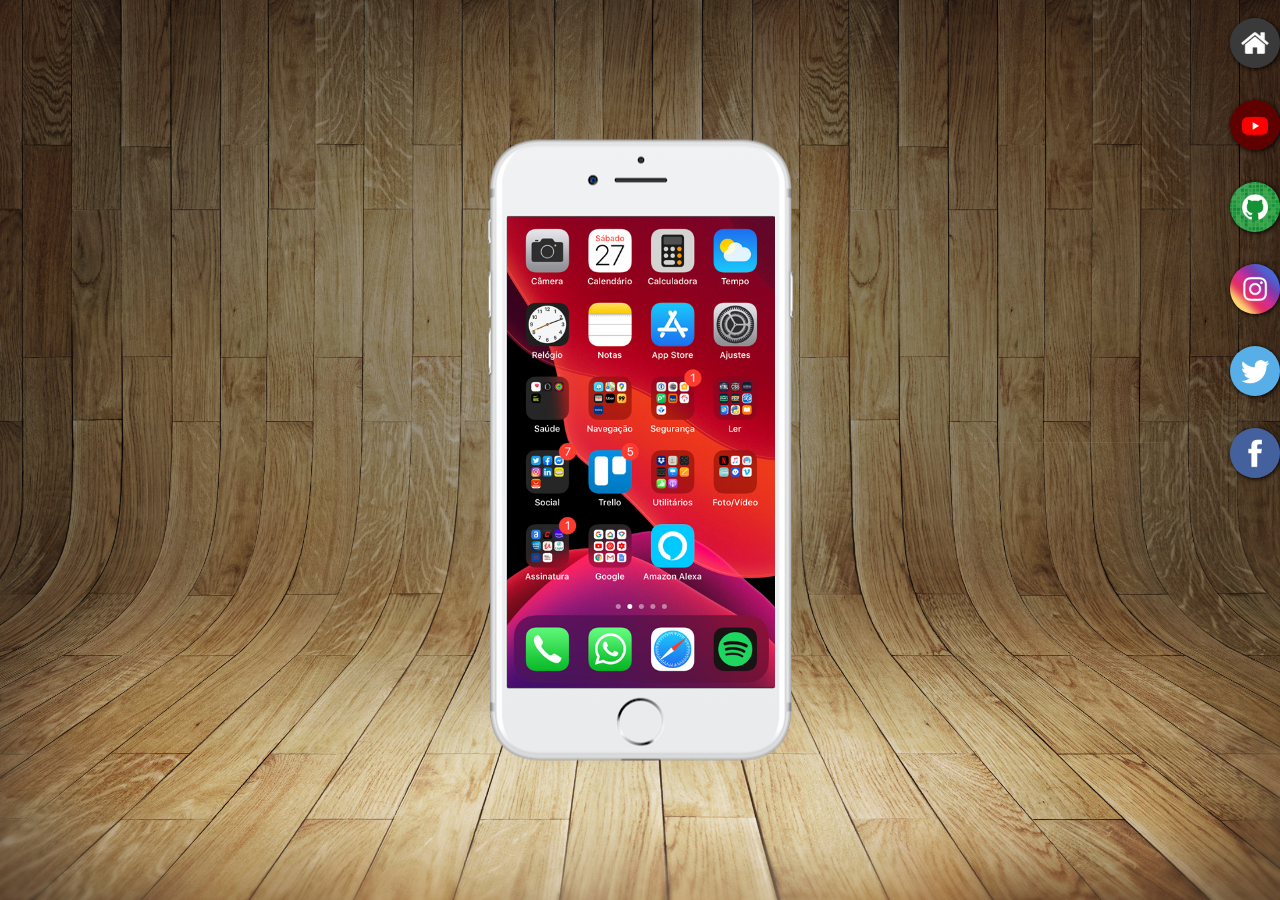
<file: index.html>
<!DOCTYPE html>
<html lang="pt-br">
<head>
    <meta charset="UTF-8">
    <meta http-equiv="X-UA-Compatible" content="IE=edge">
    <meta name="viewport" content="width=device-width, initial-scale=1.0">
    <title>Projeto Redes Sociais</title>
    <link rel="shortcut icon" href="favicon.ico" type="image/x-icon">
    <link rel="stylesheet" href="estilos/style.css">
</head>
<body>
    <main>
        <section id="telefone">

            <iframe src="home.html" name="tela" id="tela" frameborder="0">
                seu computador não é compatível
            </iframe>
            

        </section>

        <section id="redes-sociais">
            <br><a href="home.html" target="tela"> <img src="imagens/logo-home.jpg" alt="home"></a></br>
            <br><a href="youtube.html" target="tela"> <img src="imagens/logo-youtube.jpg" alt="Youtube"></a></br>
            <br><a href="github.html" target="tela"> <img src="imagens/logo-github.jpg" alt="Github"></a></br>
            <br><a href="instagram.html" target="tela"> <img src="imagens/logo-instagram.jpg" alt="Instagram"></a></br>
            <br><a href="twitter.html" target="tela"> <img src="imagens/logo-twitter.jpg" alt="Twitter"></a></br>
            <br><a href="facebook.html" target="tela"> <img src="imagens/logo-facebook.jpg" alt="Facebook"></a></br>
            
            
            

        </section>
    </main>
    
</body>
</html>
</file>
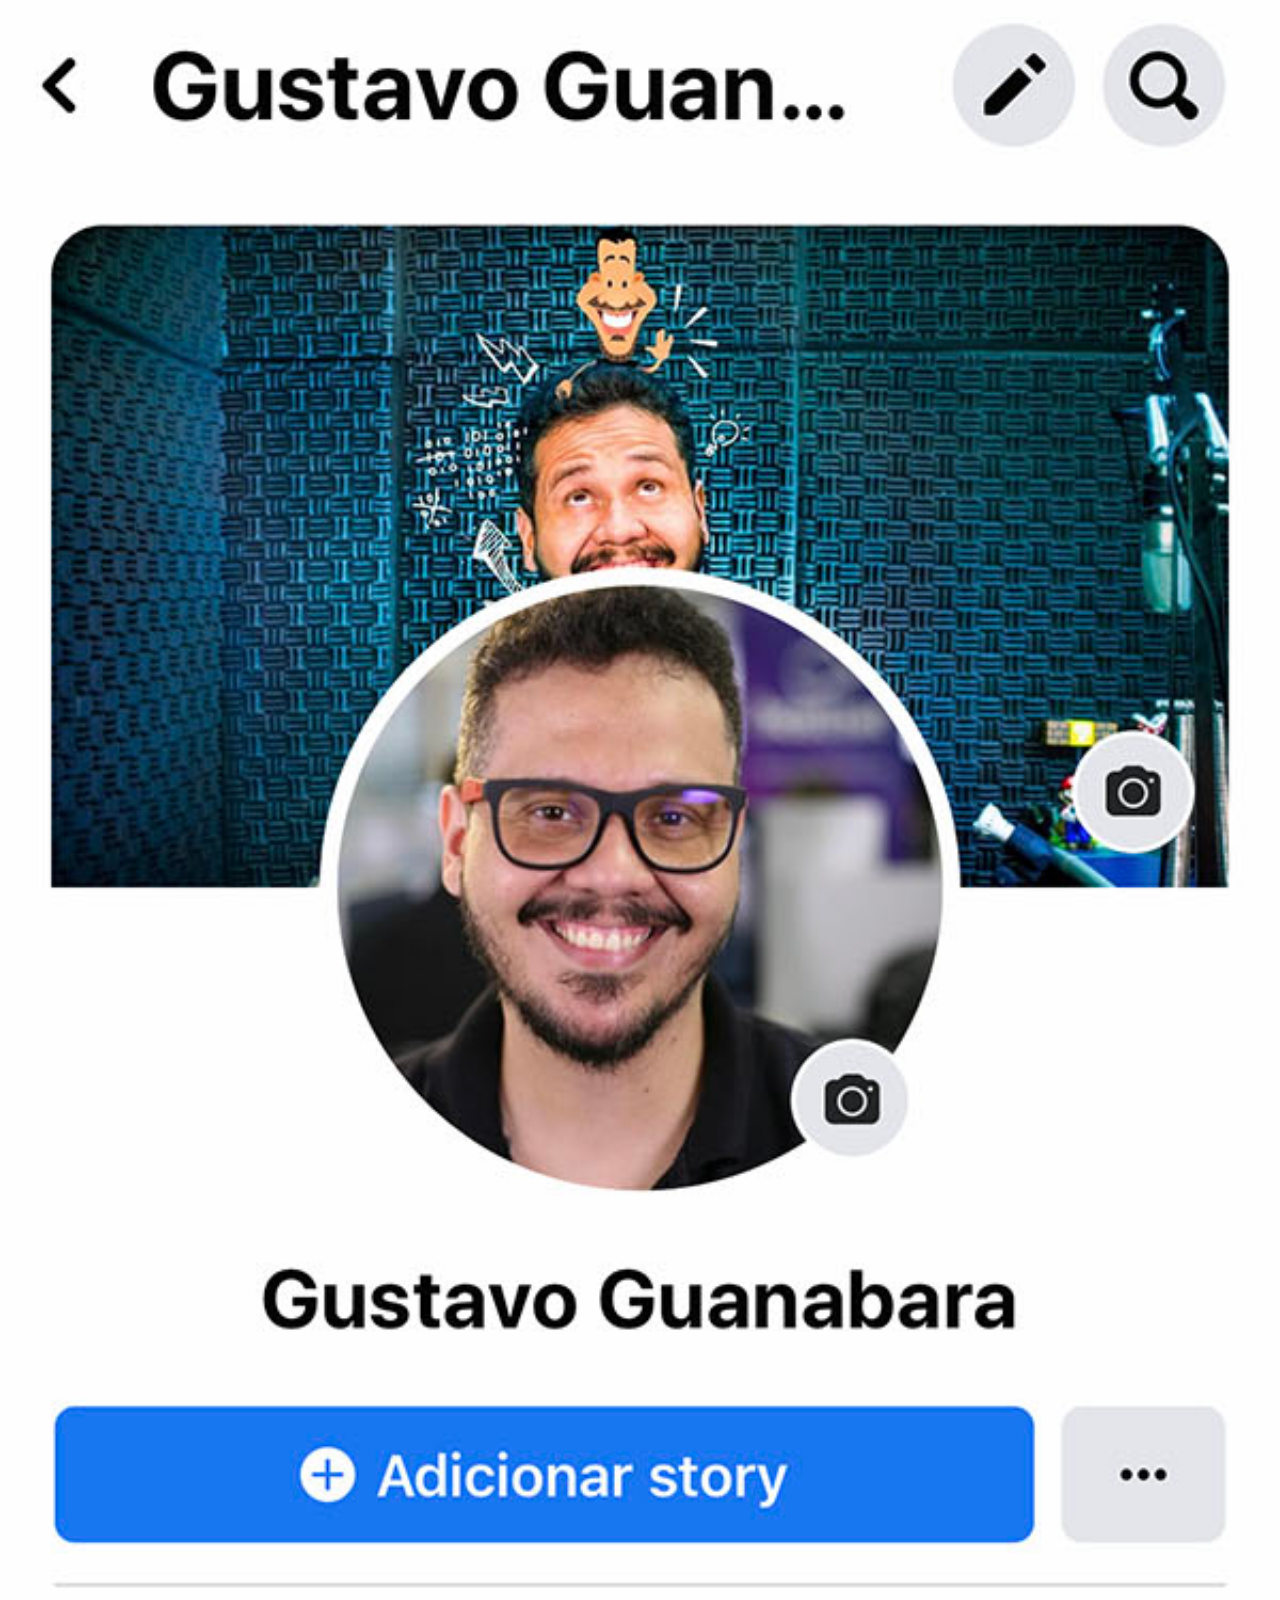
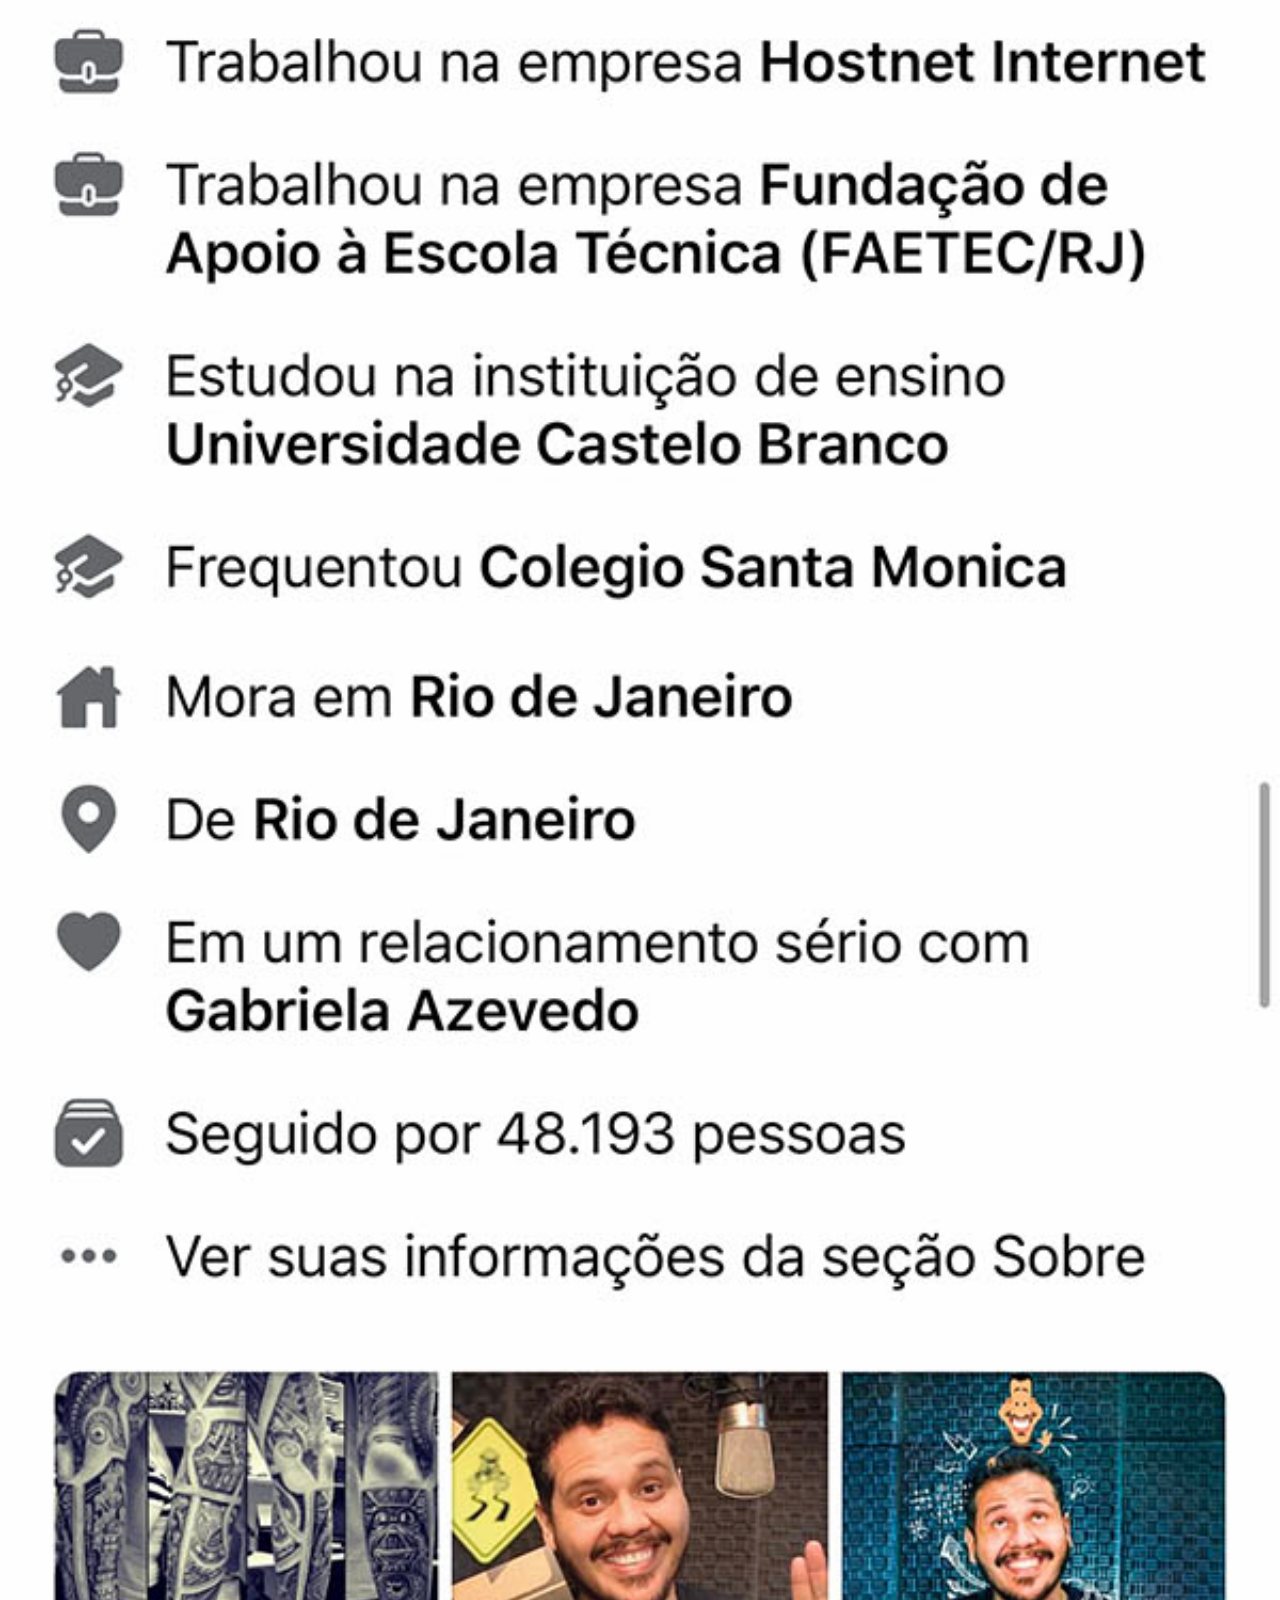
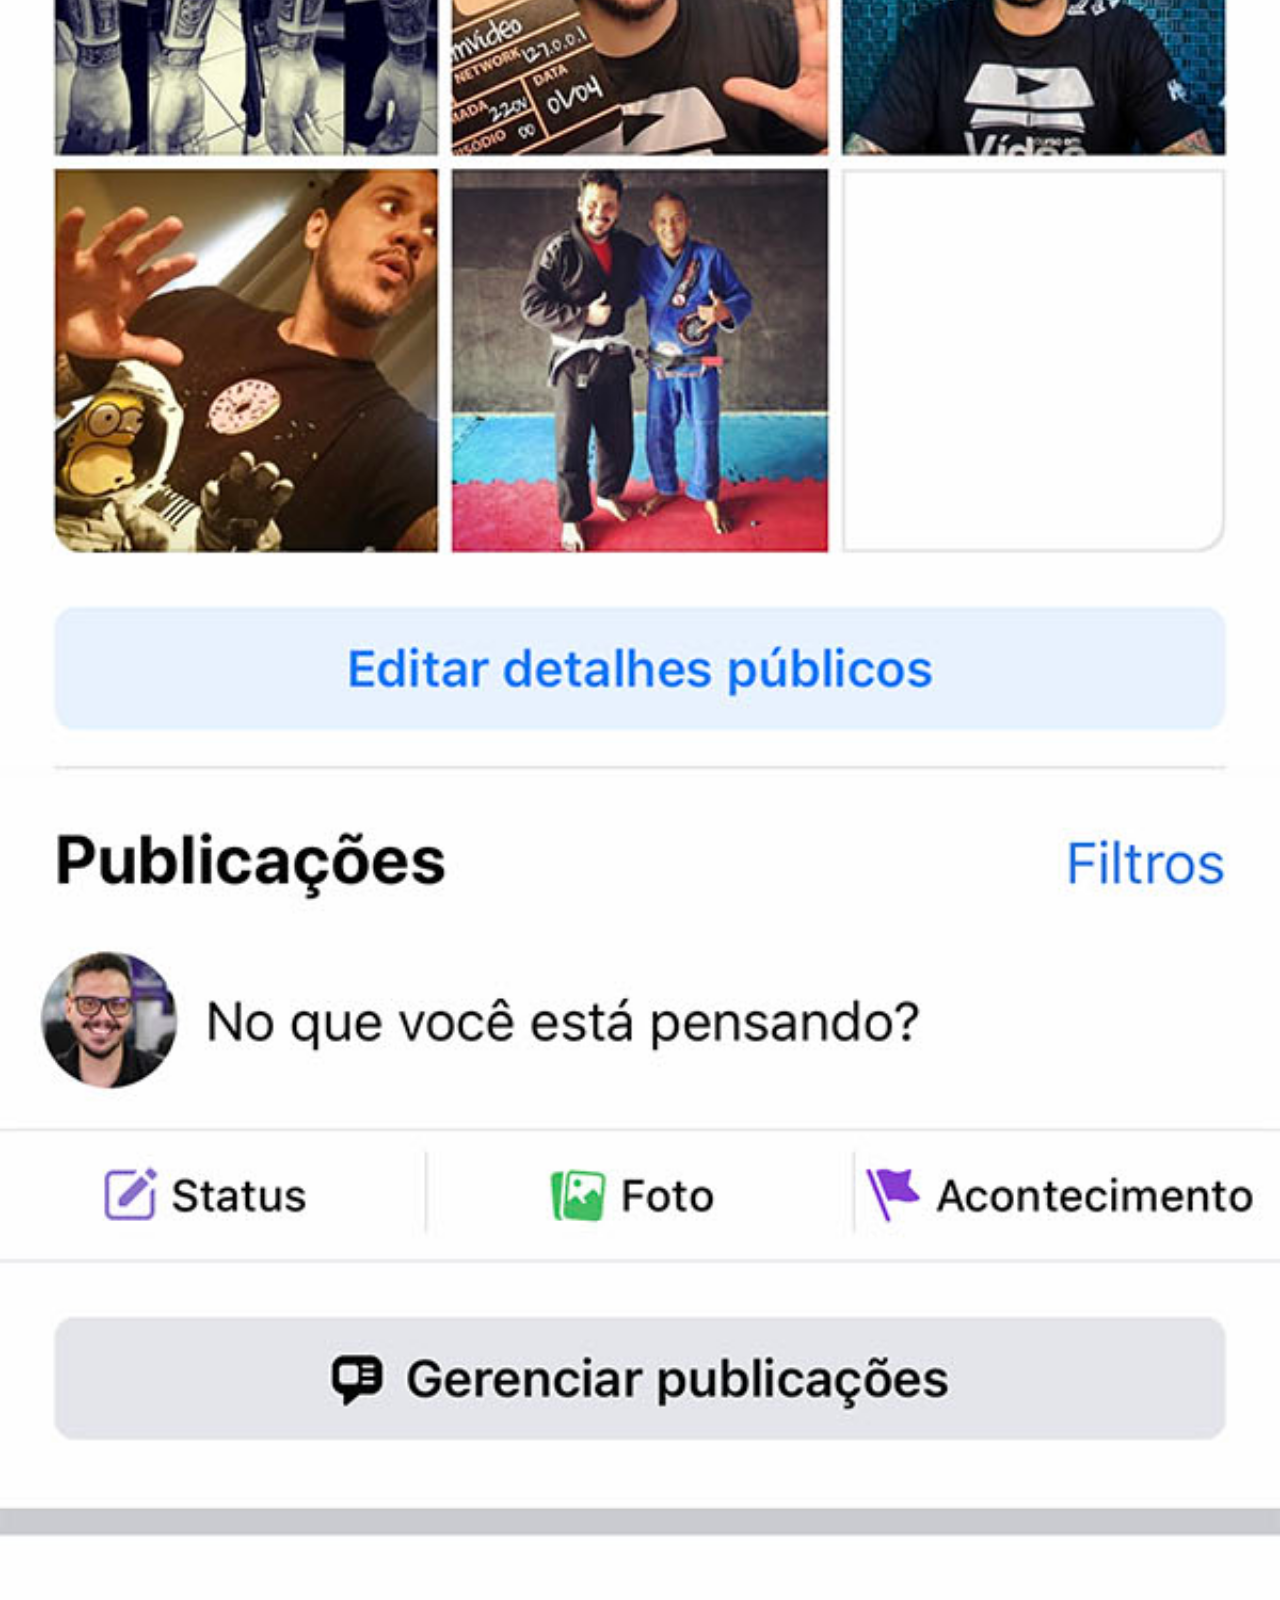
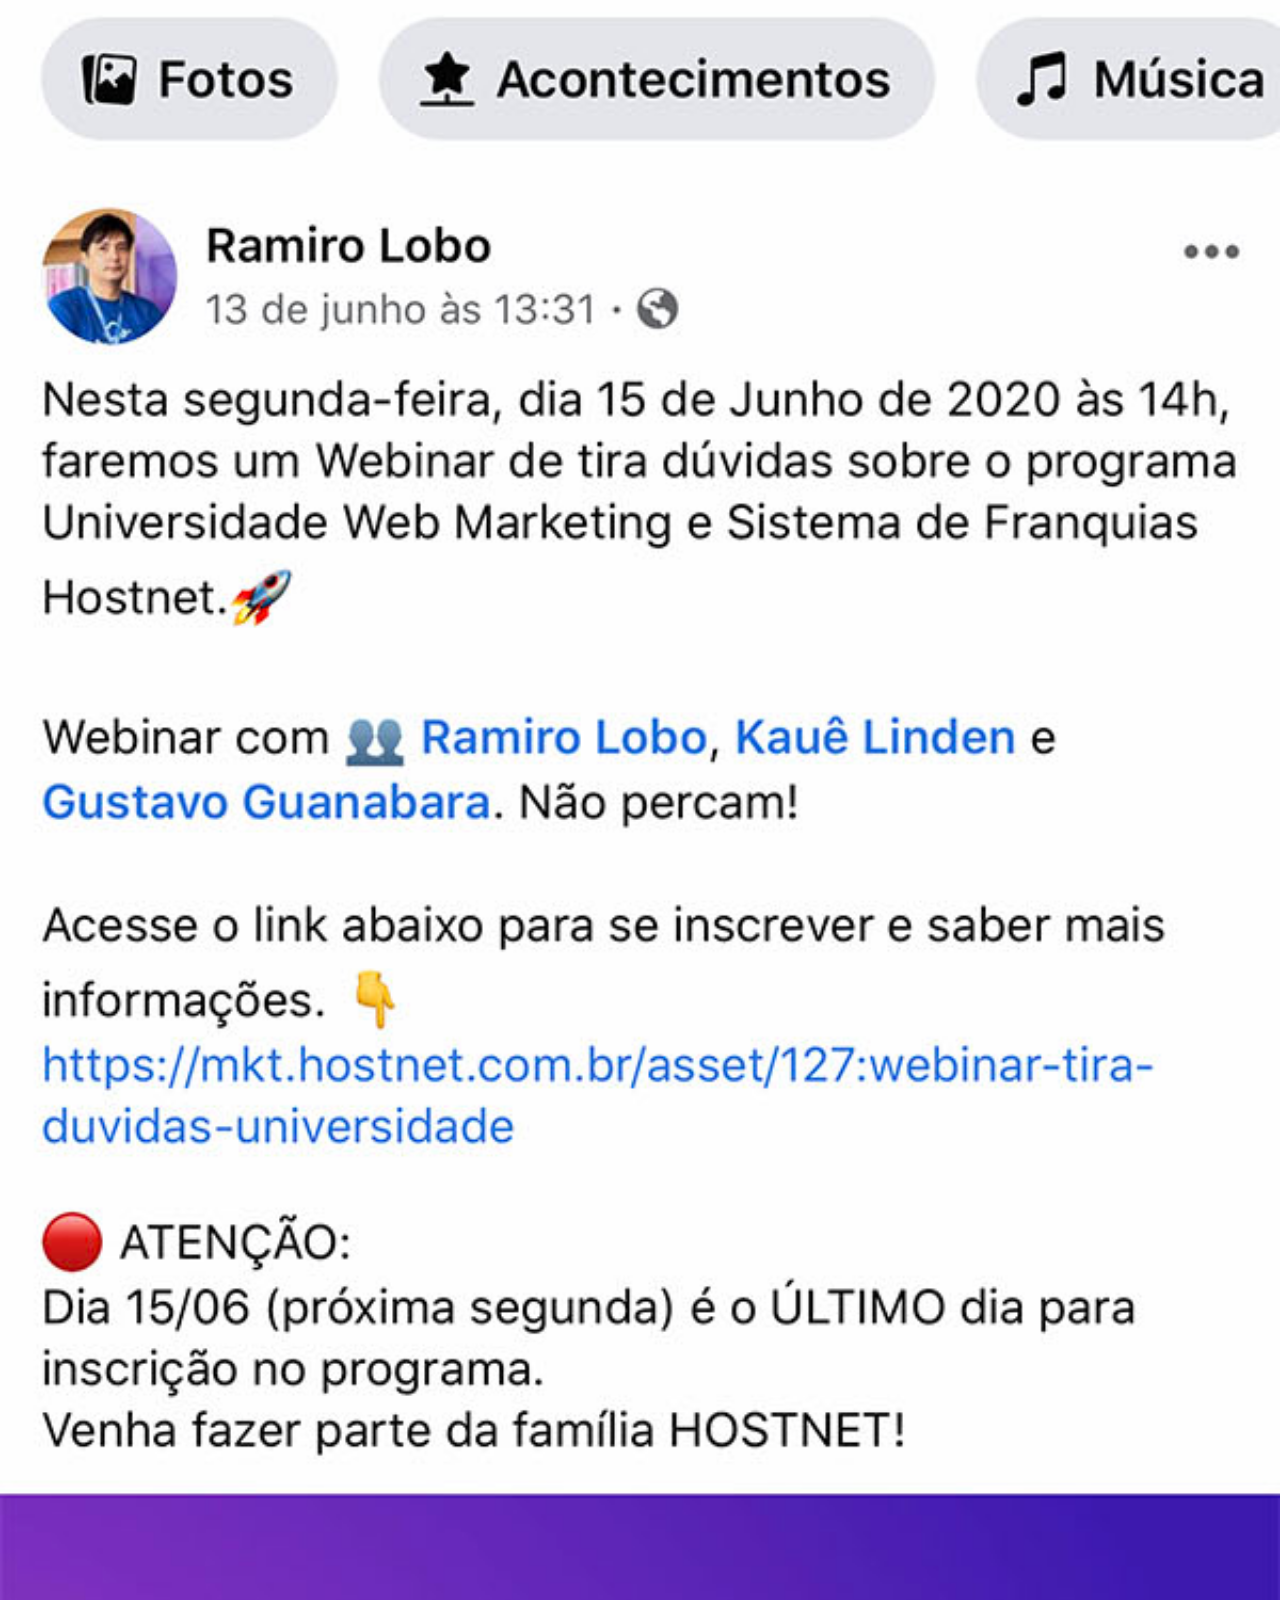
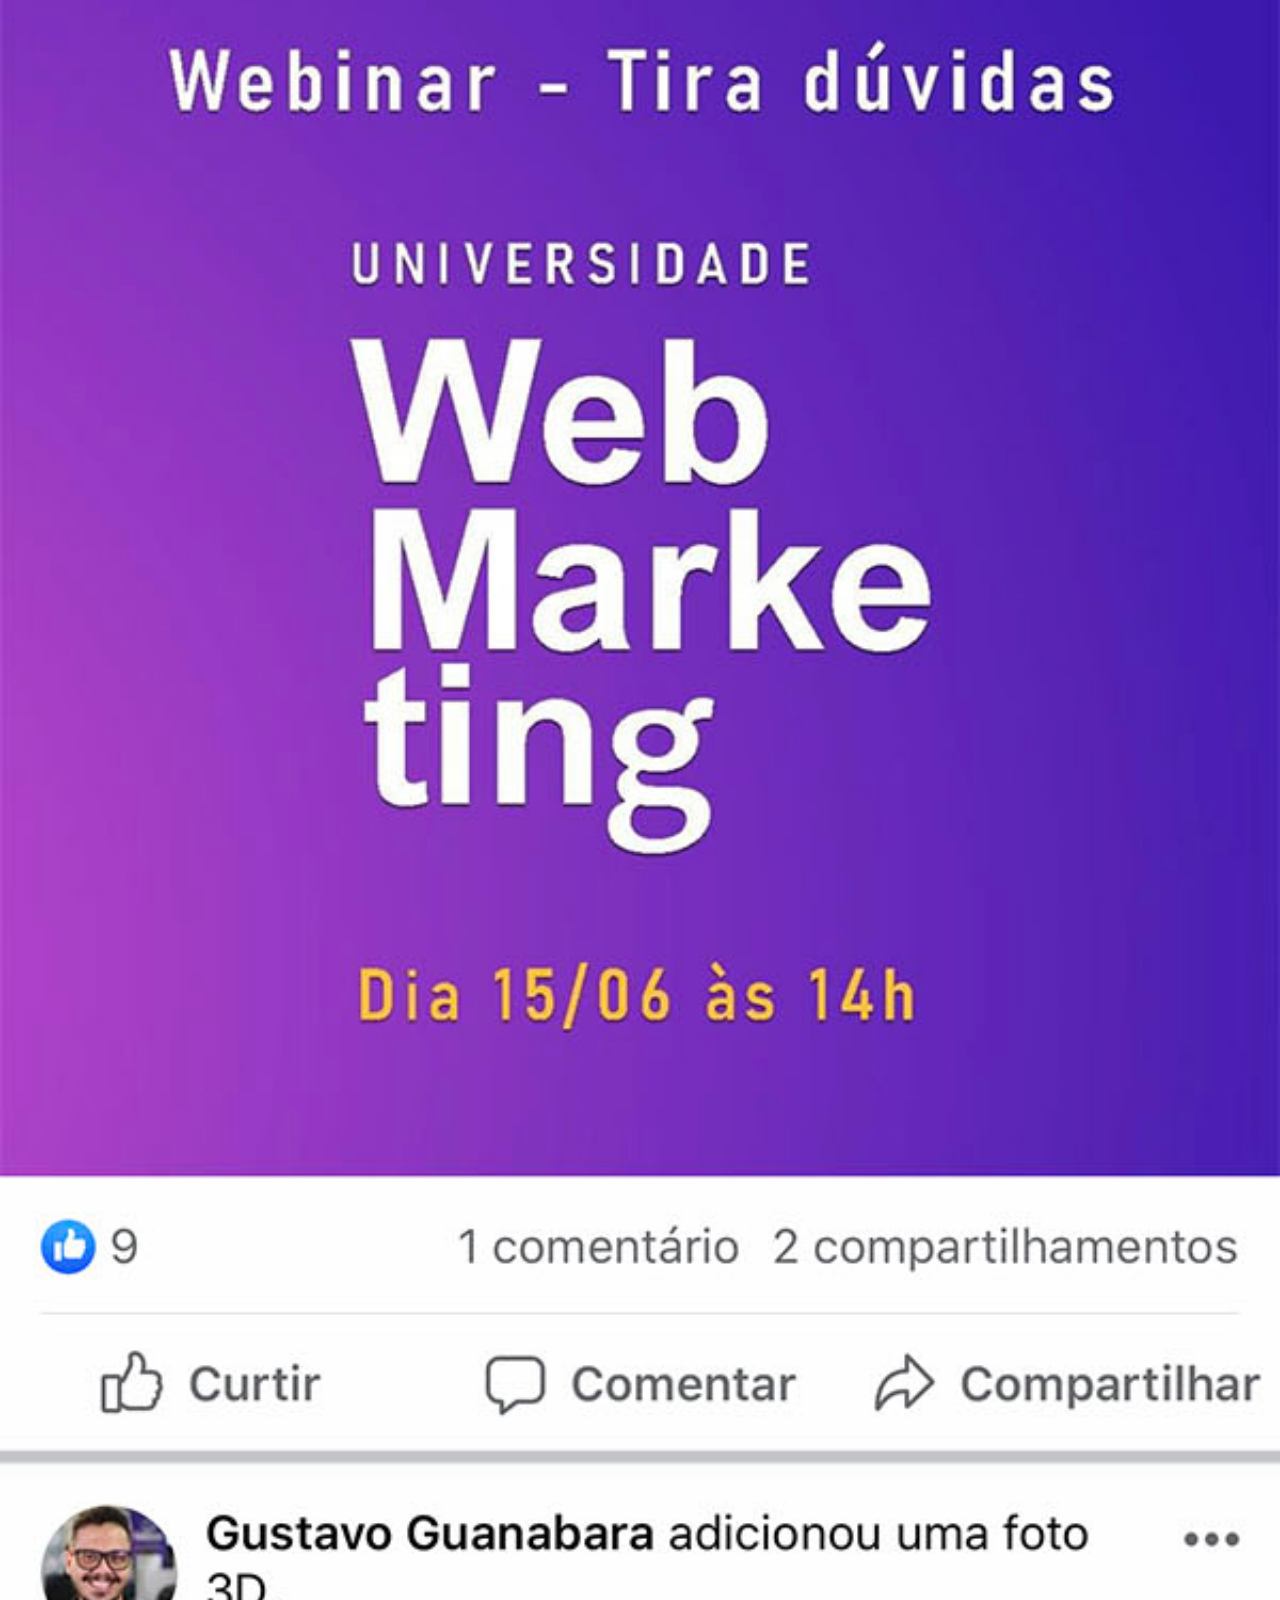
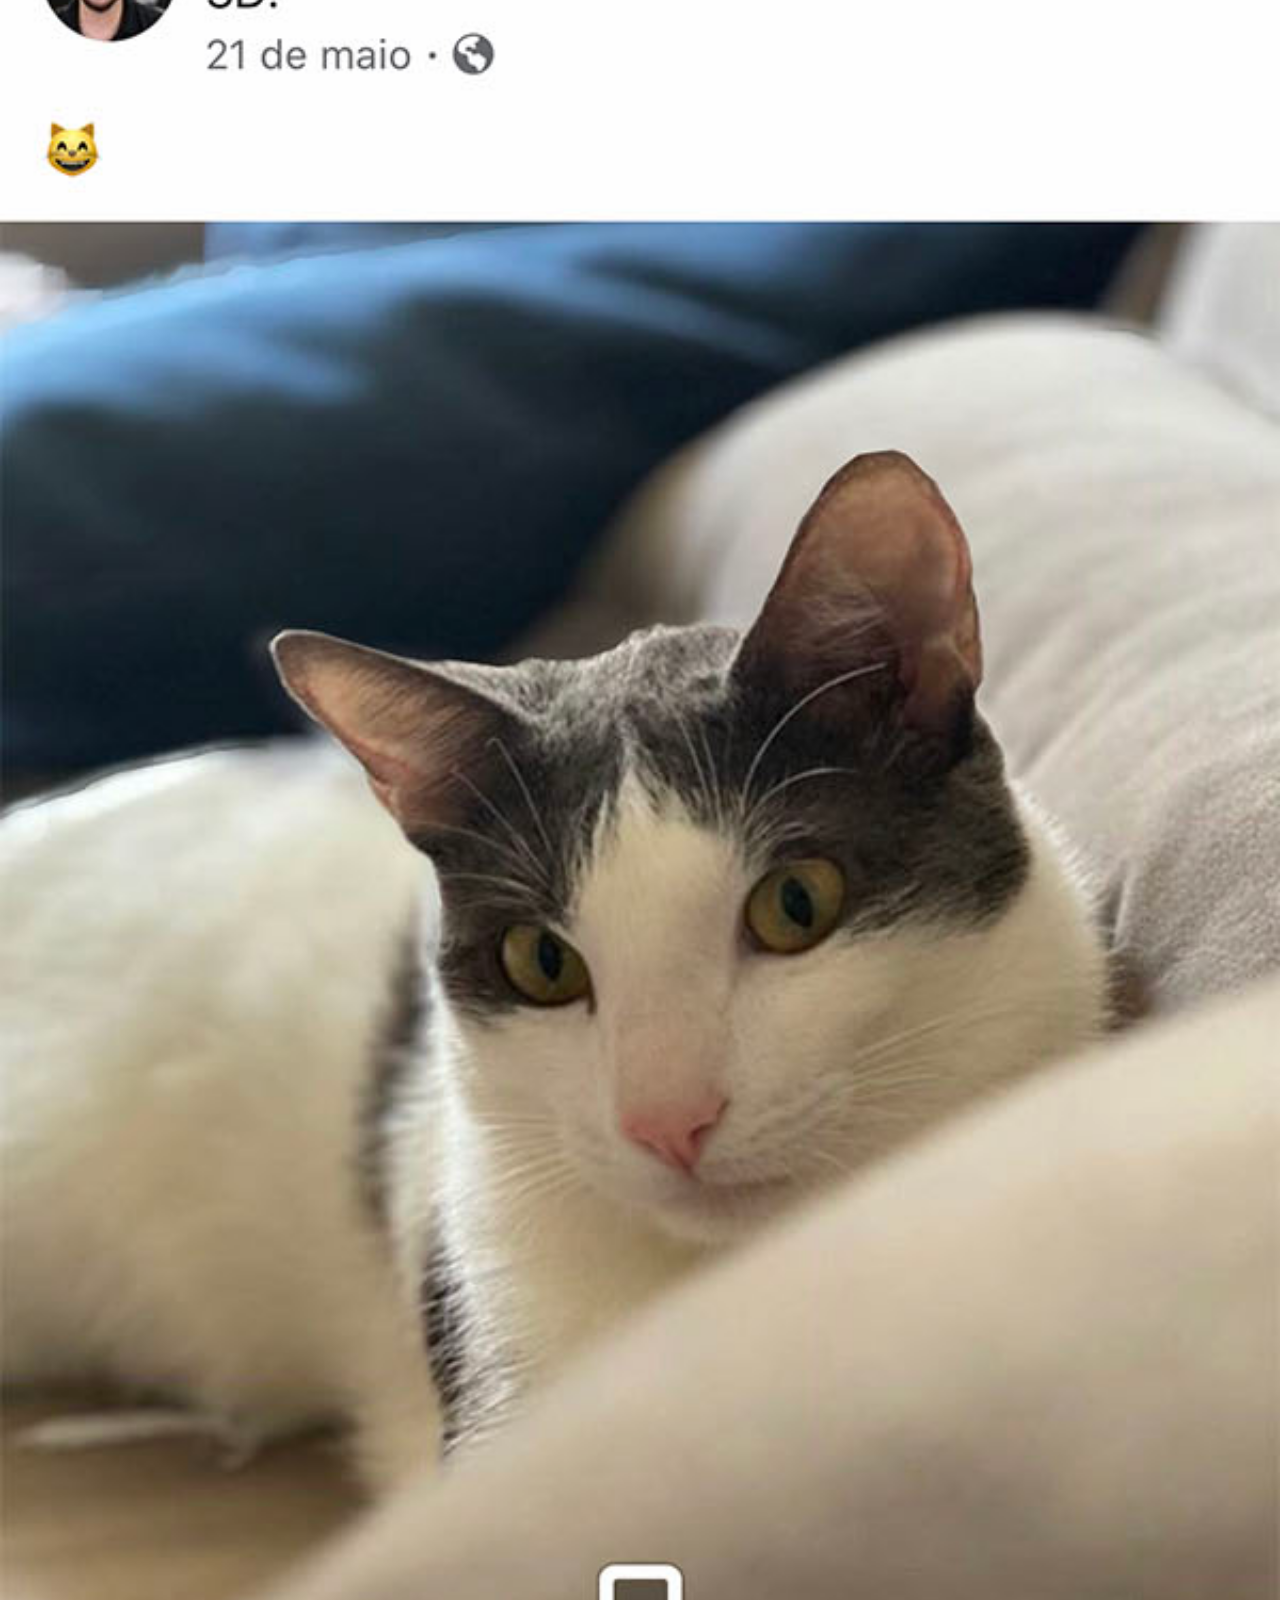
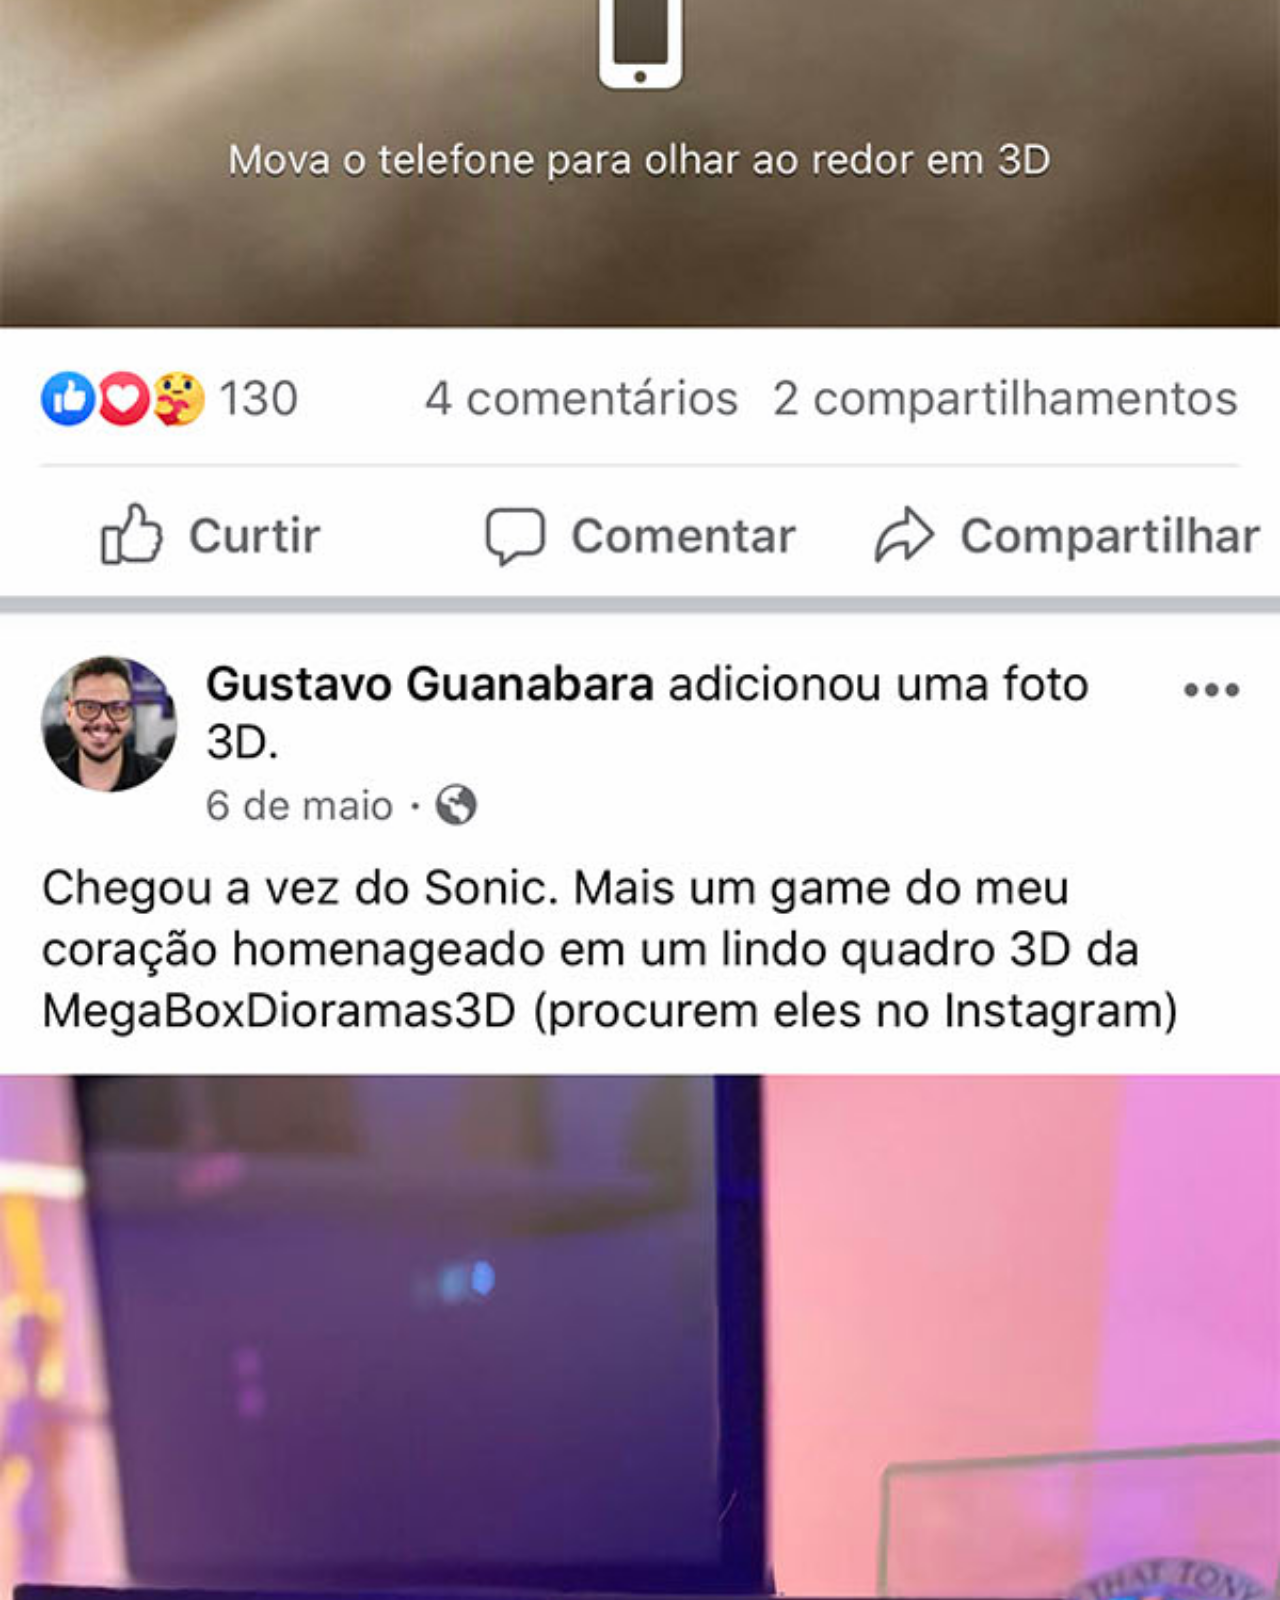
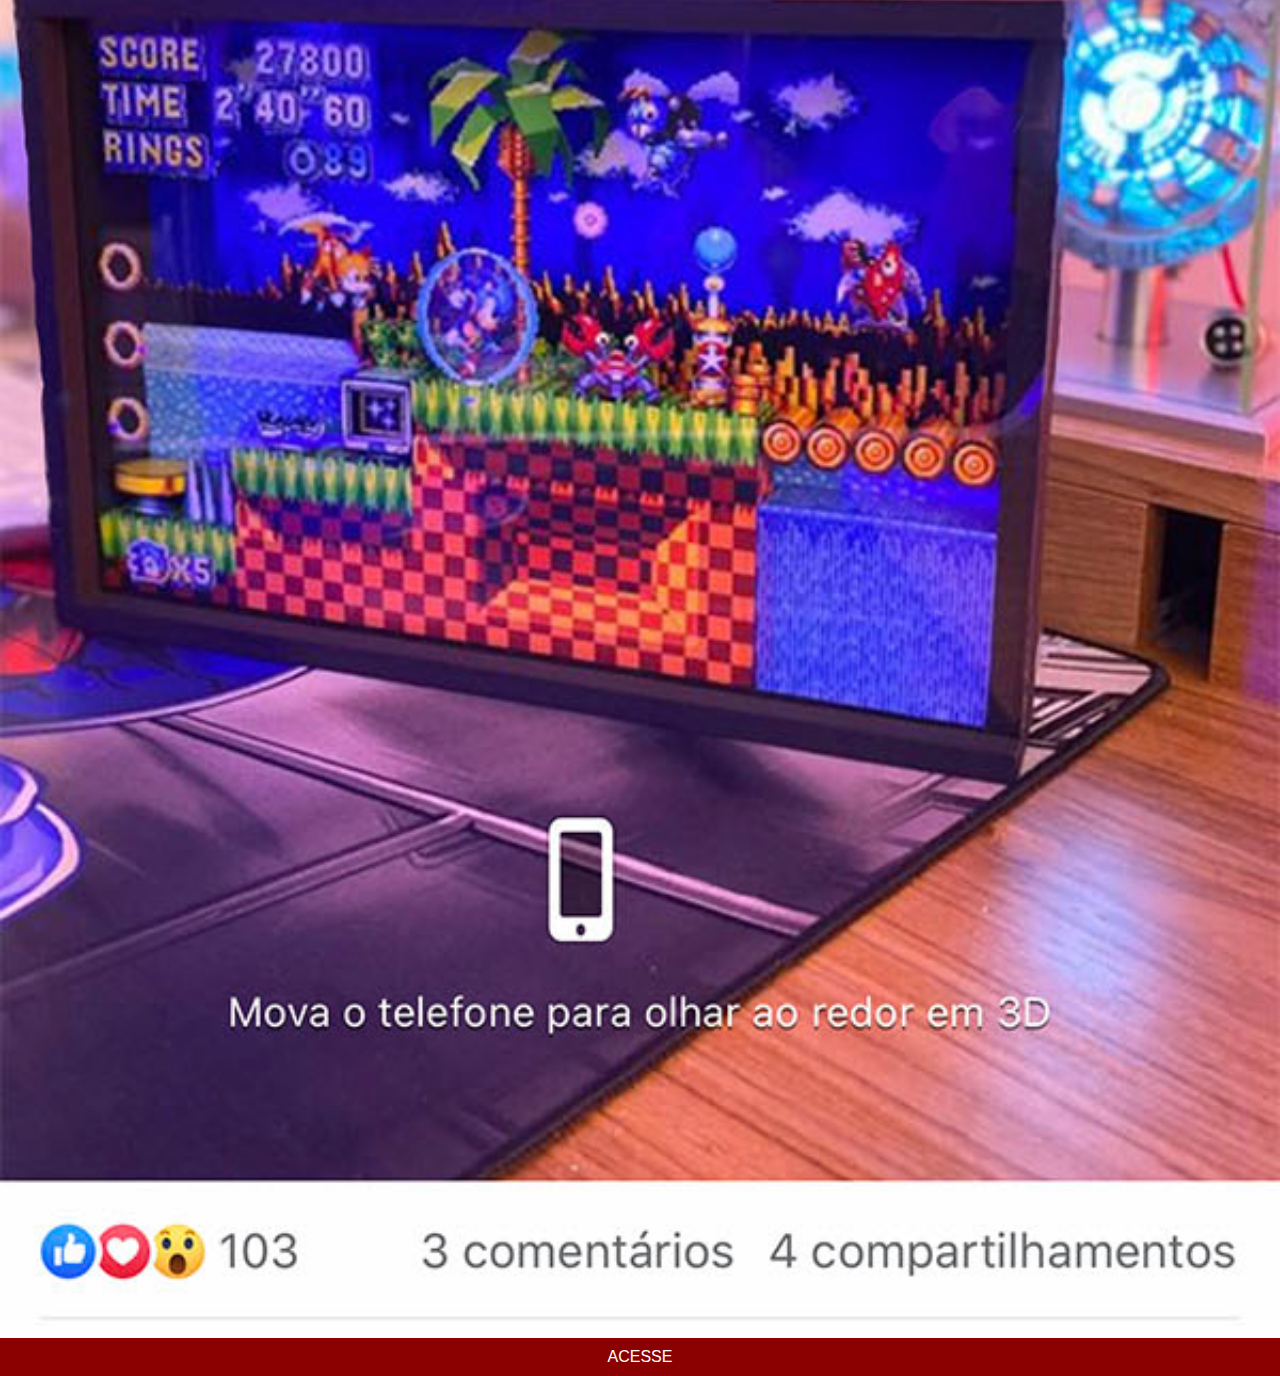
<file: facebook.html>
<!DOCTYPE html>
<html lang="pt-br">
<head>
    <meta charset="UTF-8">
    <meta http-equiv="X-UA-Compatible" content="IE=edge">
    <meta name="viewport" content="width=device-width, initial-scale=1.0">
    <title>Document</title>
    <link rel="stylesheet" href="estilos/social.css">
</head>
<body>
    <img src="imagens/tela-facebook.jpg" alt="Facebook">
    <a href="" target="_blank" rel="external">ACESSE</a>
    
</body>
</html>
</file>
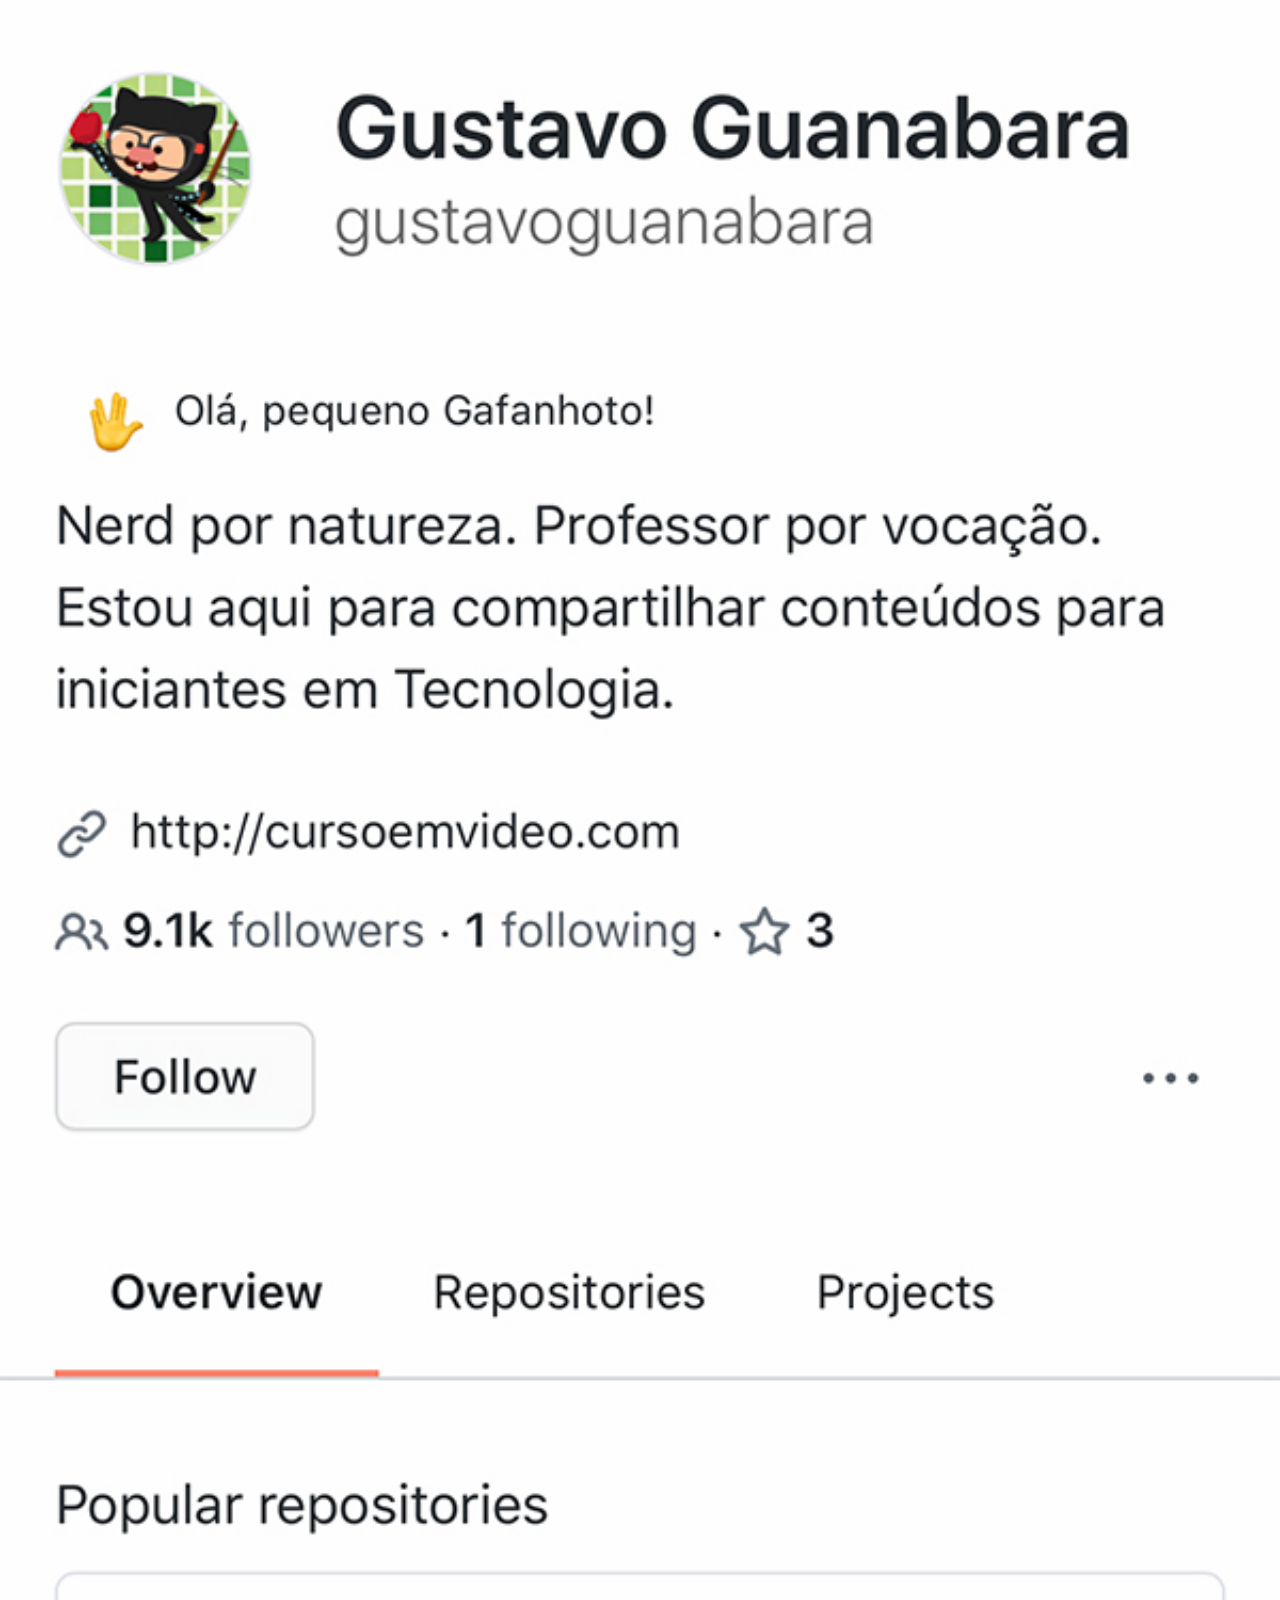
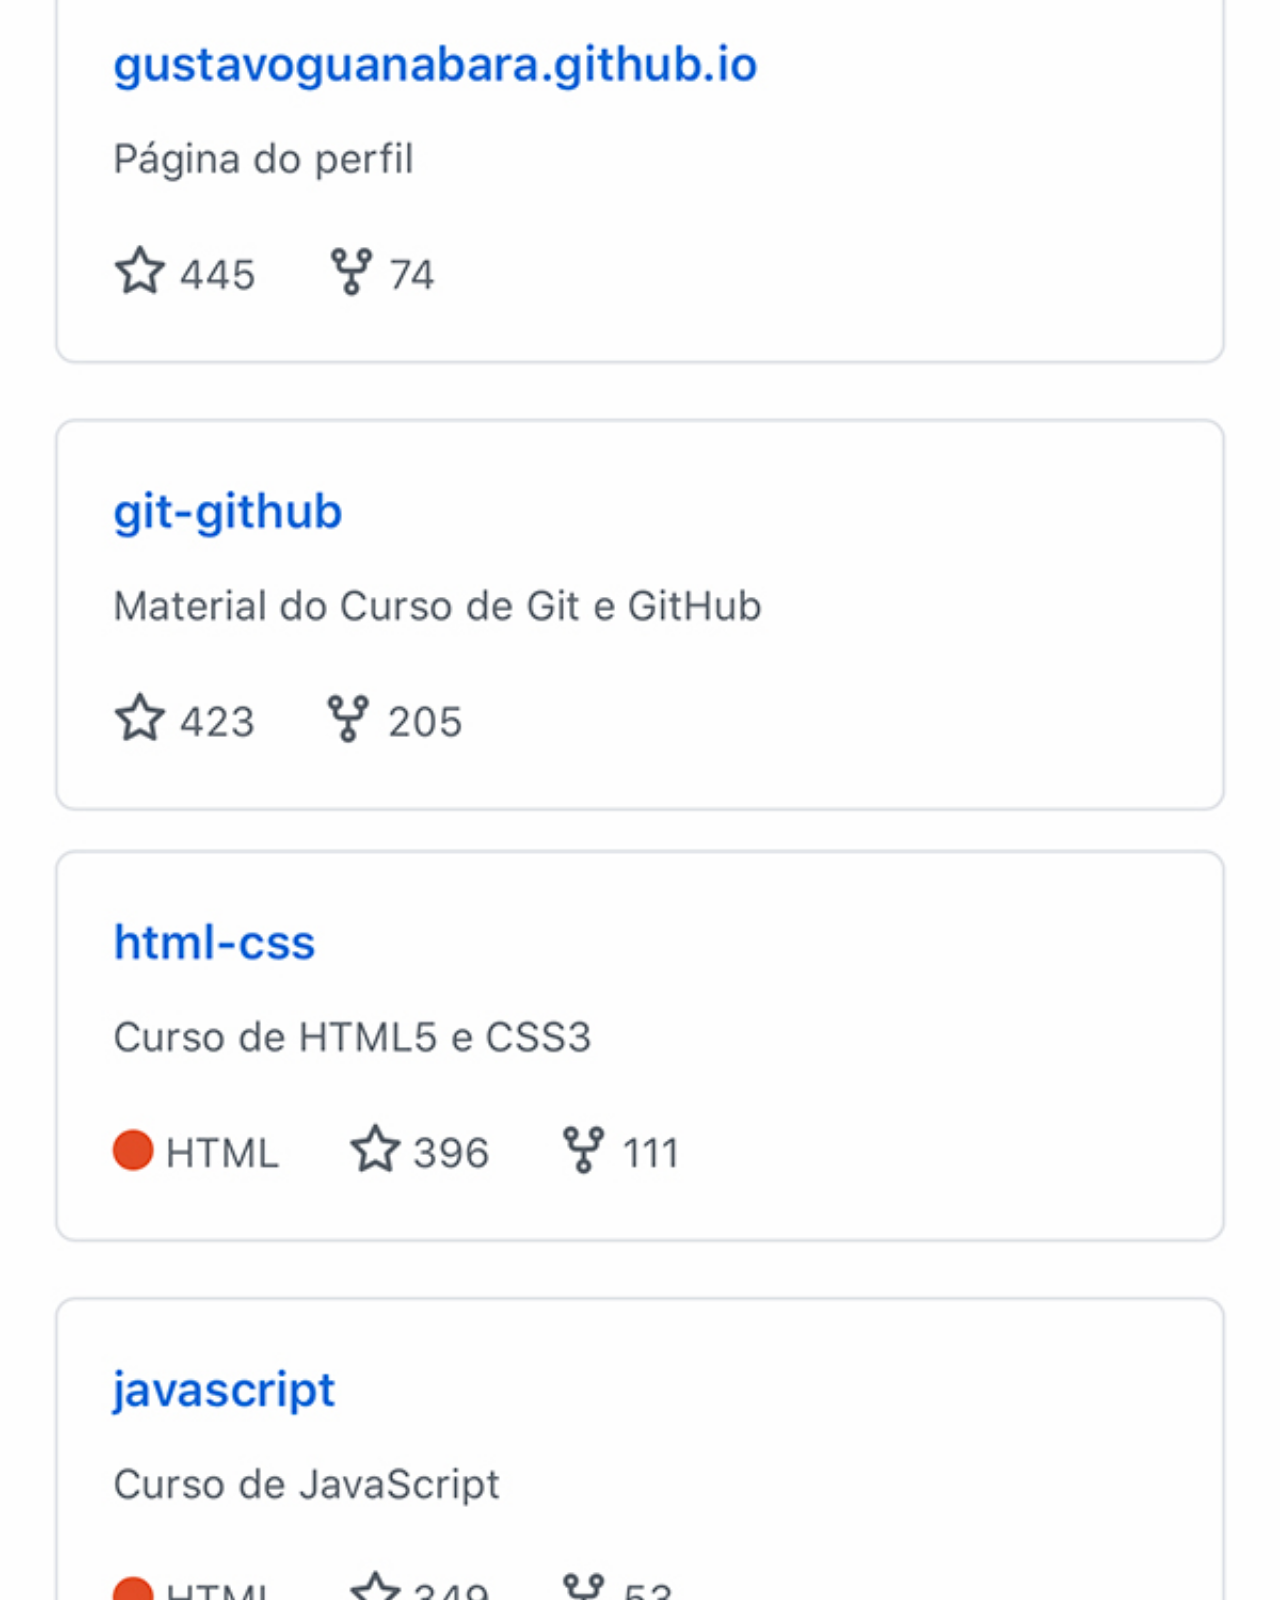
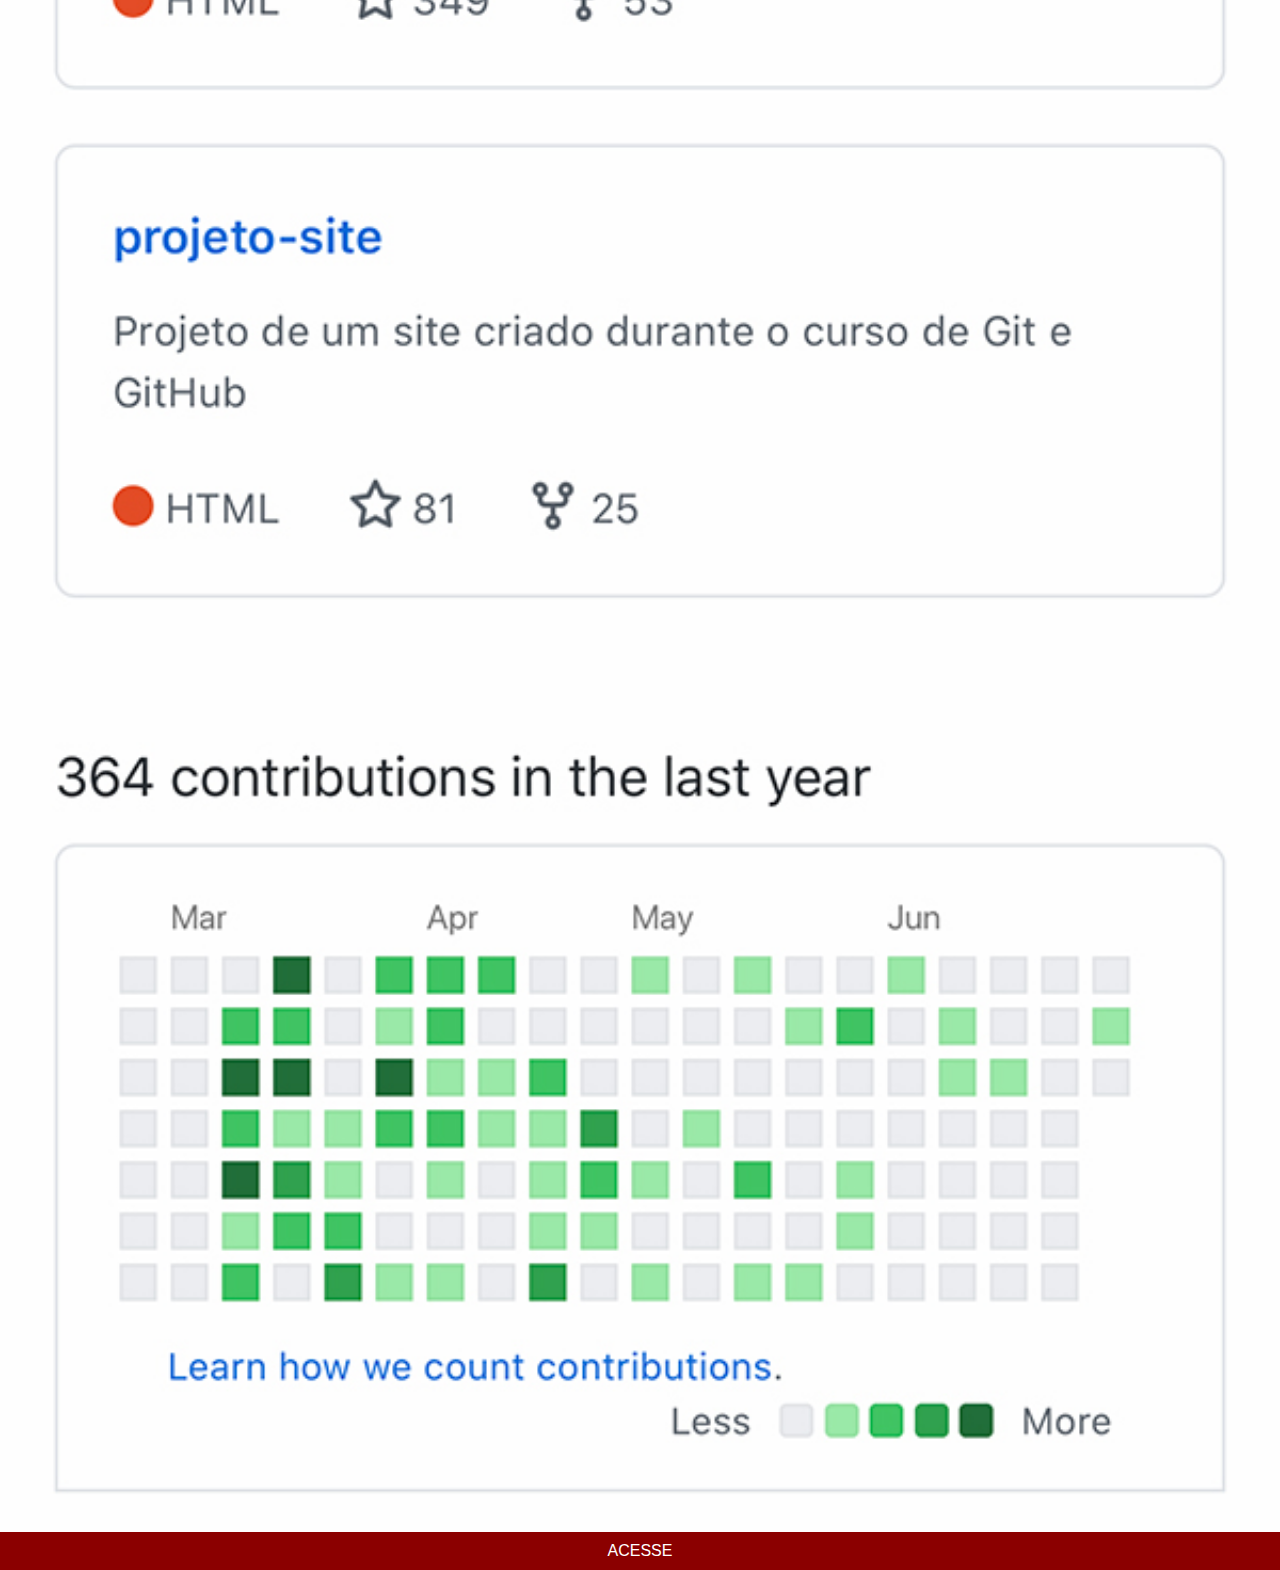
<file: github.html>
<!DOCTYPE html>
<html lang="pt-br">
<head>
    <meta charset="UTF-8">
    <meta http-equiv="X-UA-Compatible" content="IE=edge">
    <meta name="viewport" content="width=device-width, initial-scale=1.0">
    <title>Document</title>
    <link rel="stylesheet" href="estilos/social.css">
</head>
<body>
    <img src="imagens/tela-github.jpg" alt="">
    <a href="https://github.com/gustavoguanabara/html-css" target="_blank">ACESSE</a>
    
</body>
</html>
</file>
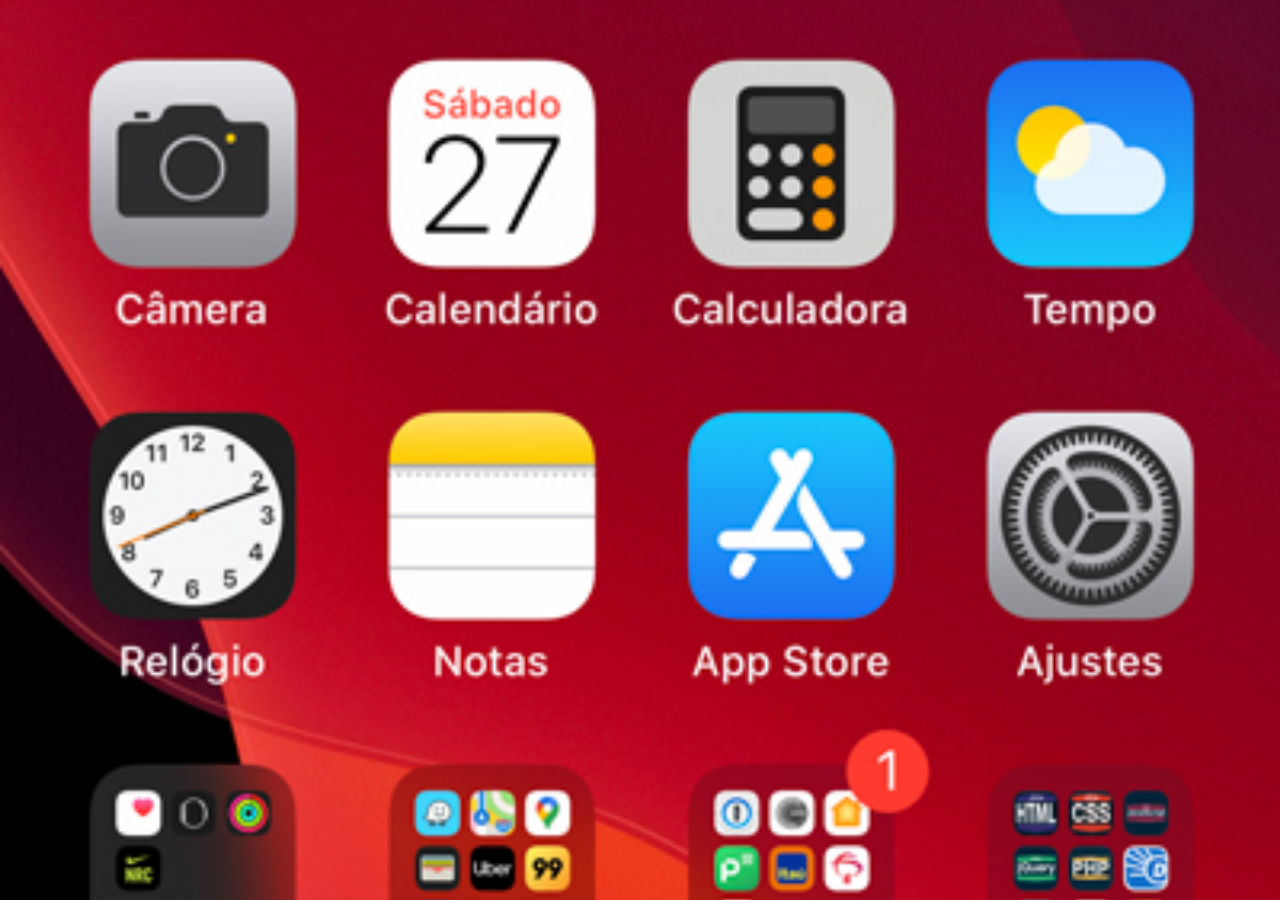
<file: home.html>
<!DOCTYPE html>
<html lang="pt-br">
<head>
    <meta charset="UTF-8">
    <meta http-equiv="X-UA-Compatible" content="IE=edge">
    <meta name="viewport" content="width=device-width, initial-scale=1.0">
    <title>home</title>
    <style>
        * {
            margin: 0px;
            padding: 0px;
        }

        body {
            width: 100vw;
            height: 100vh;
            background: black url(imagens/tela-home.jpg) no-repeat top center;
            background-size: cover;
        }
    </style>
</head>
<body>
    
</body>
</html>
</file>
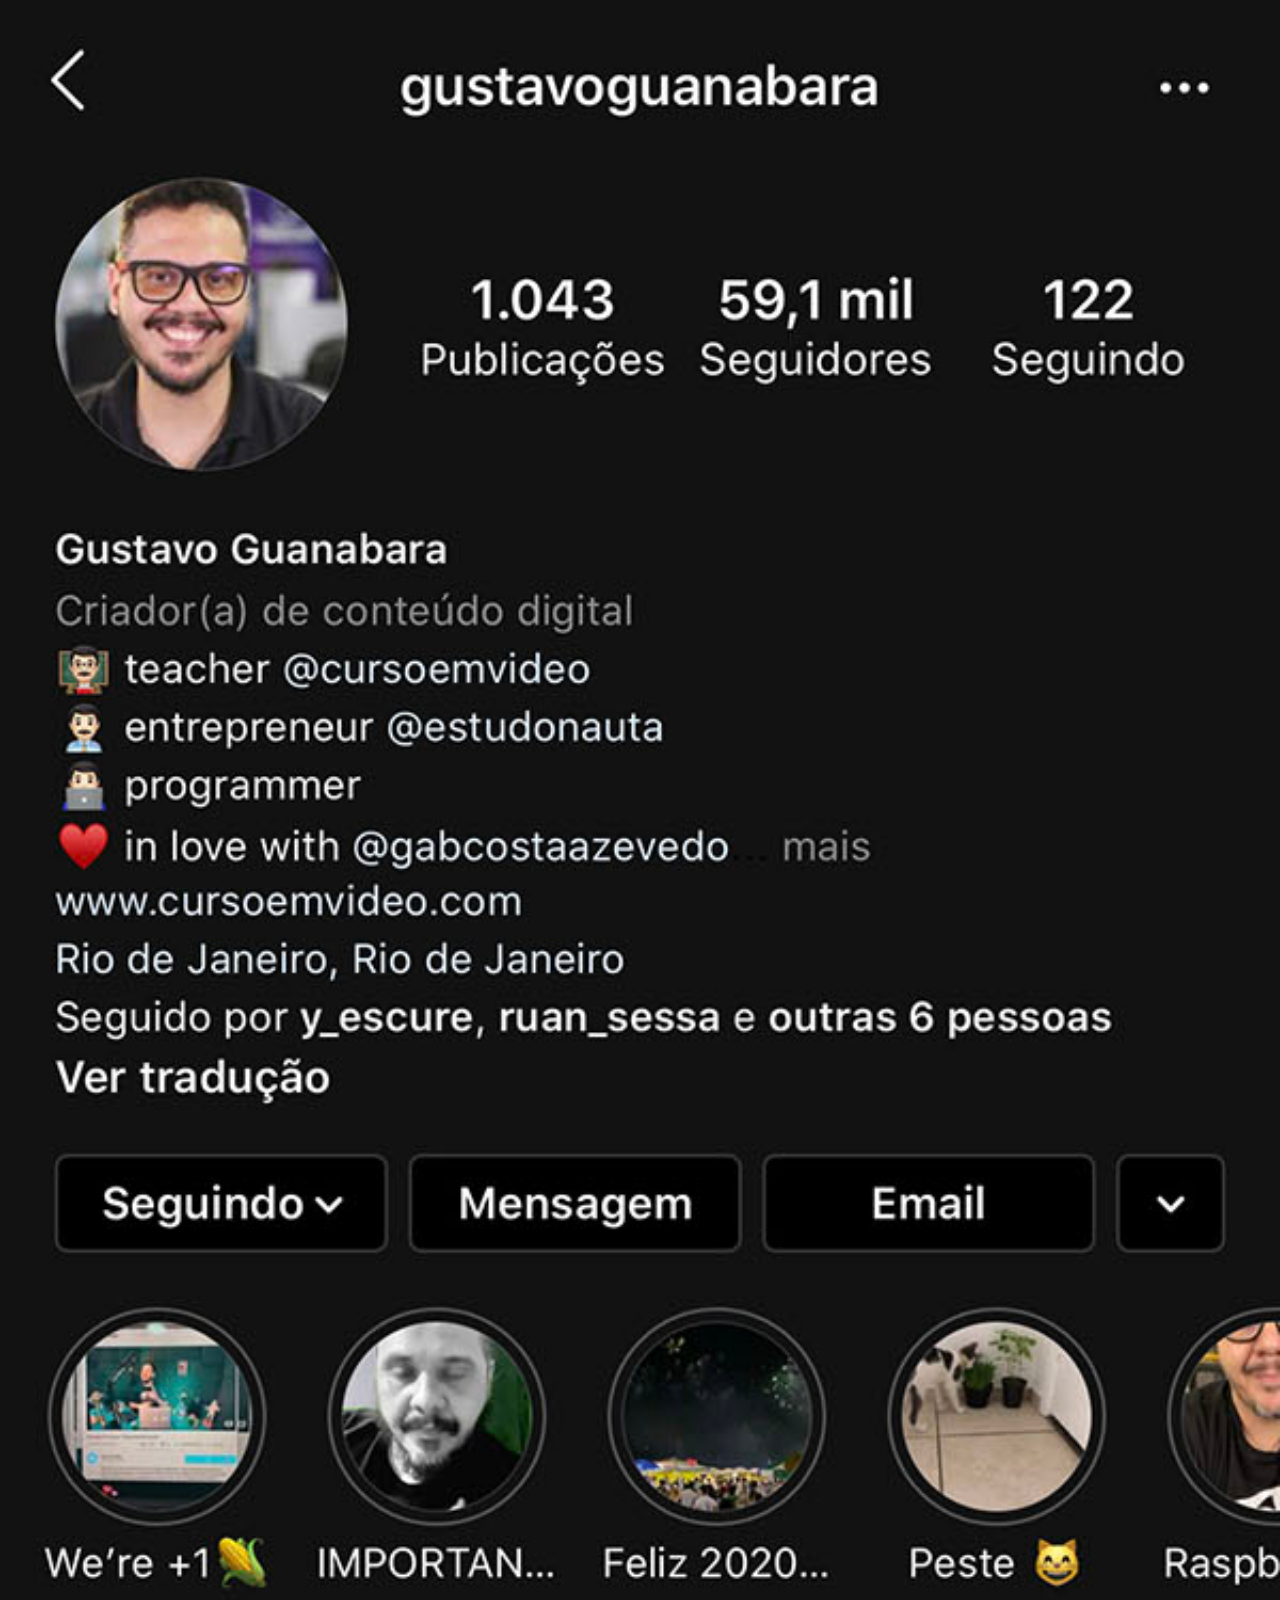
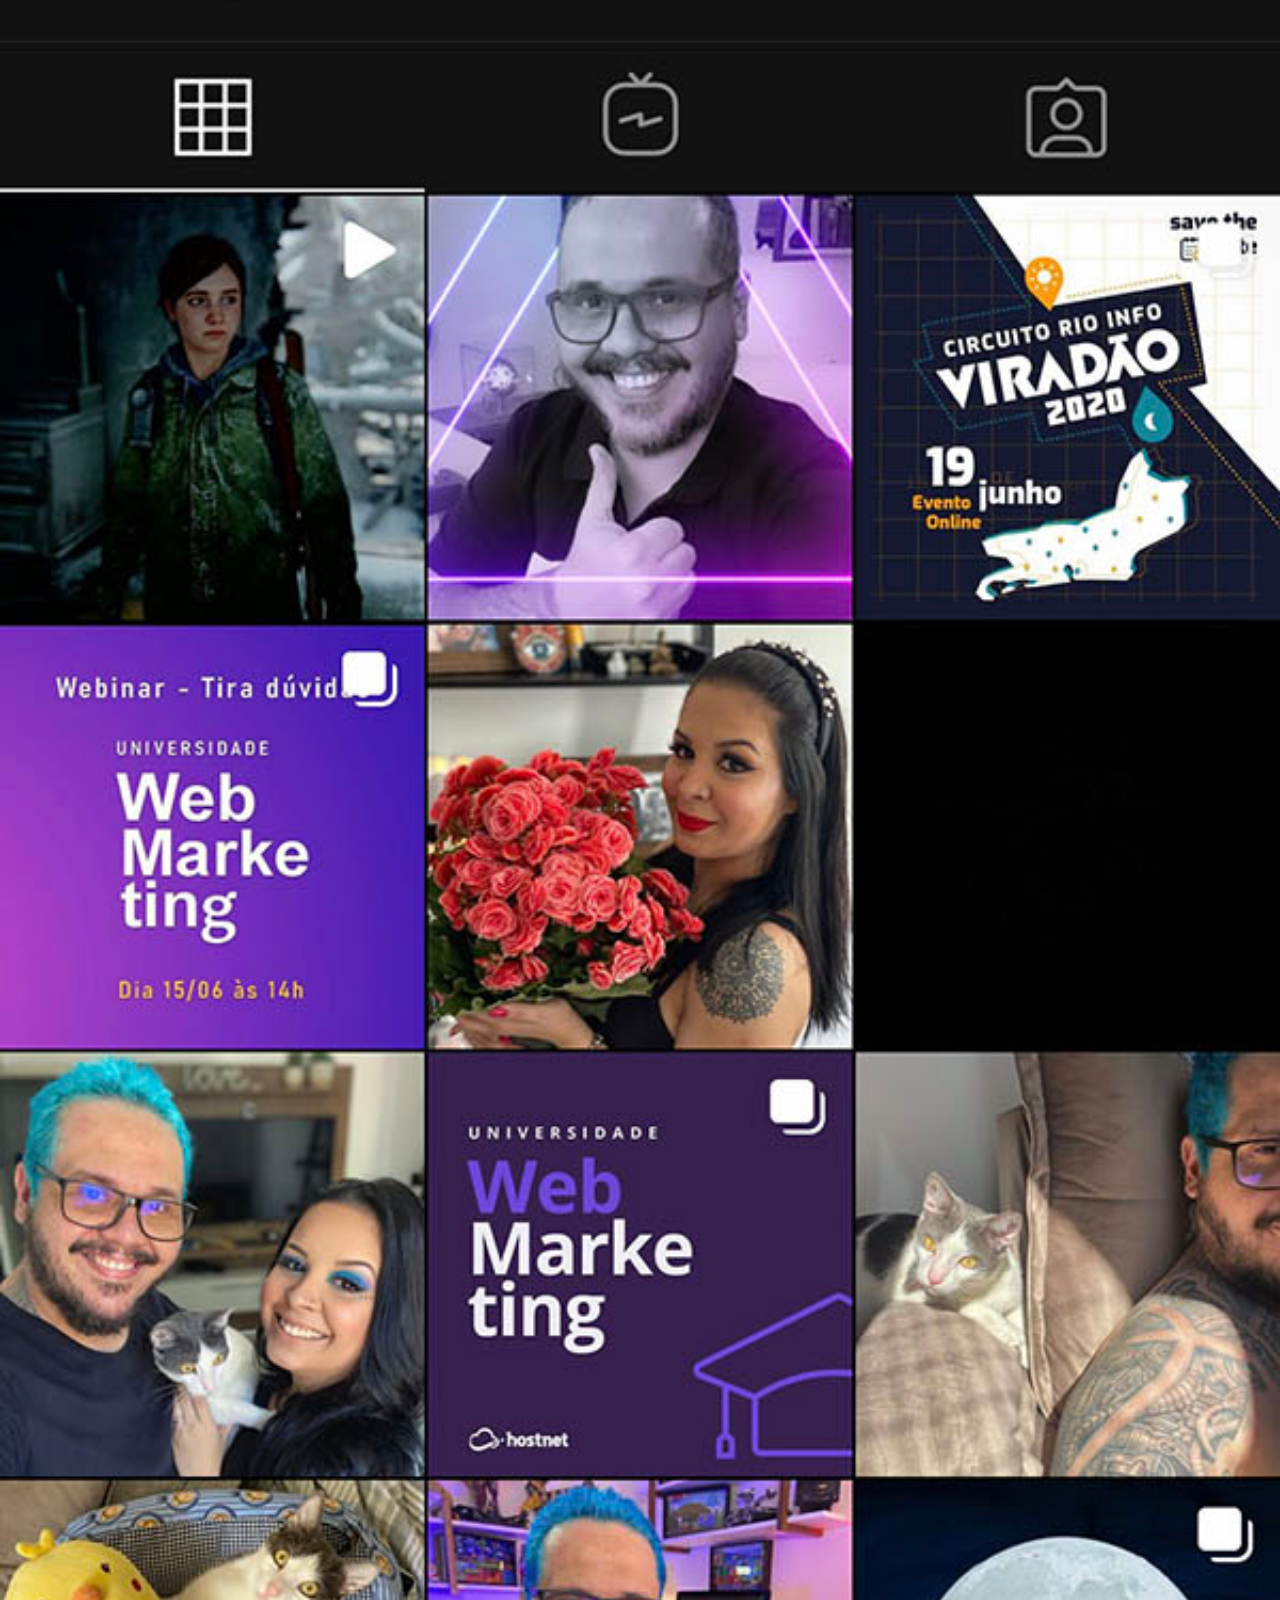
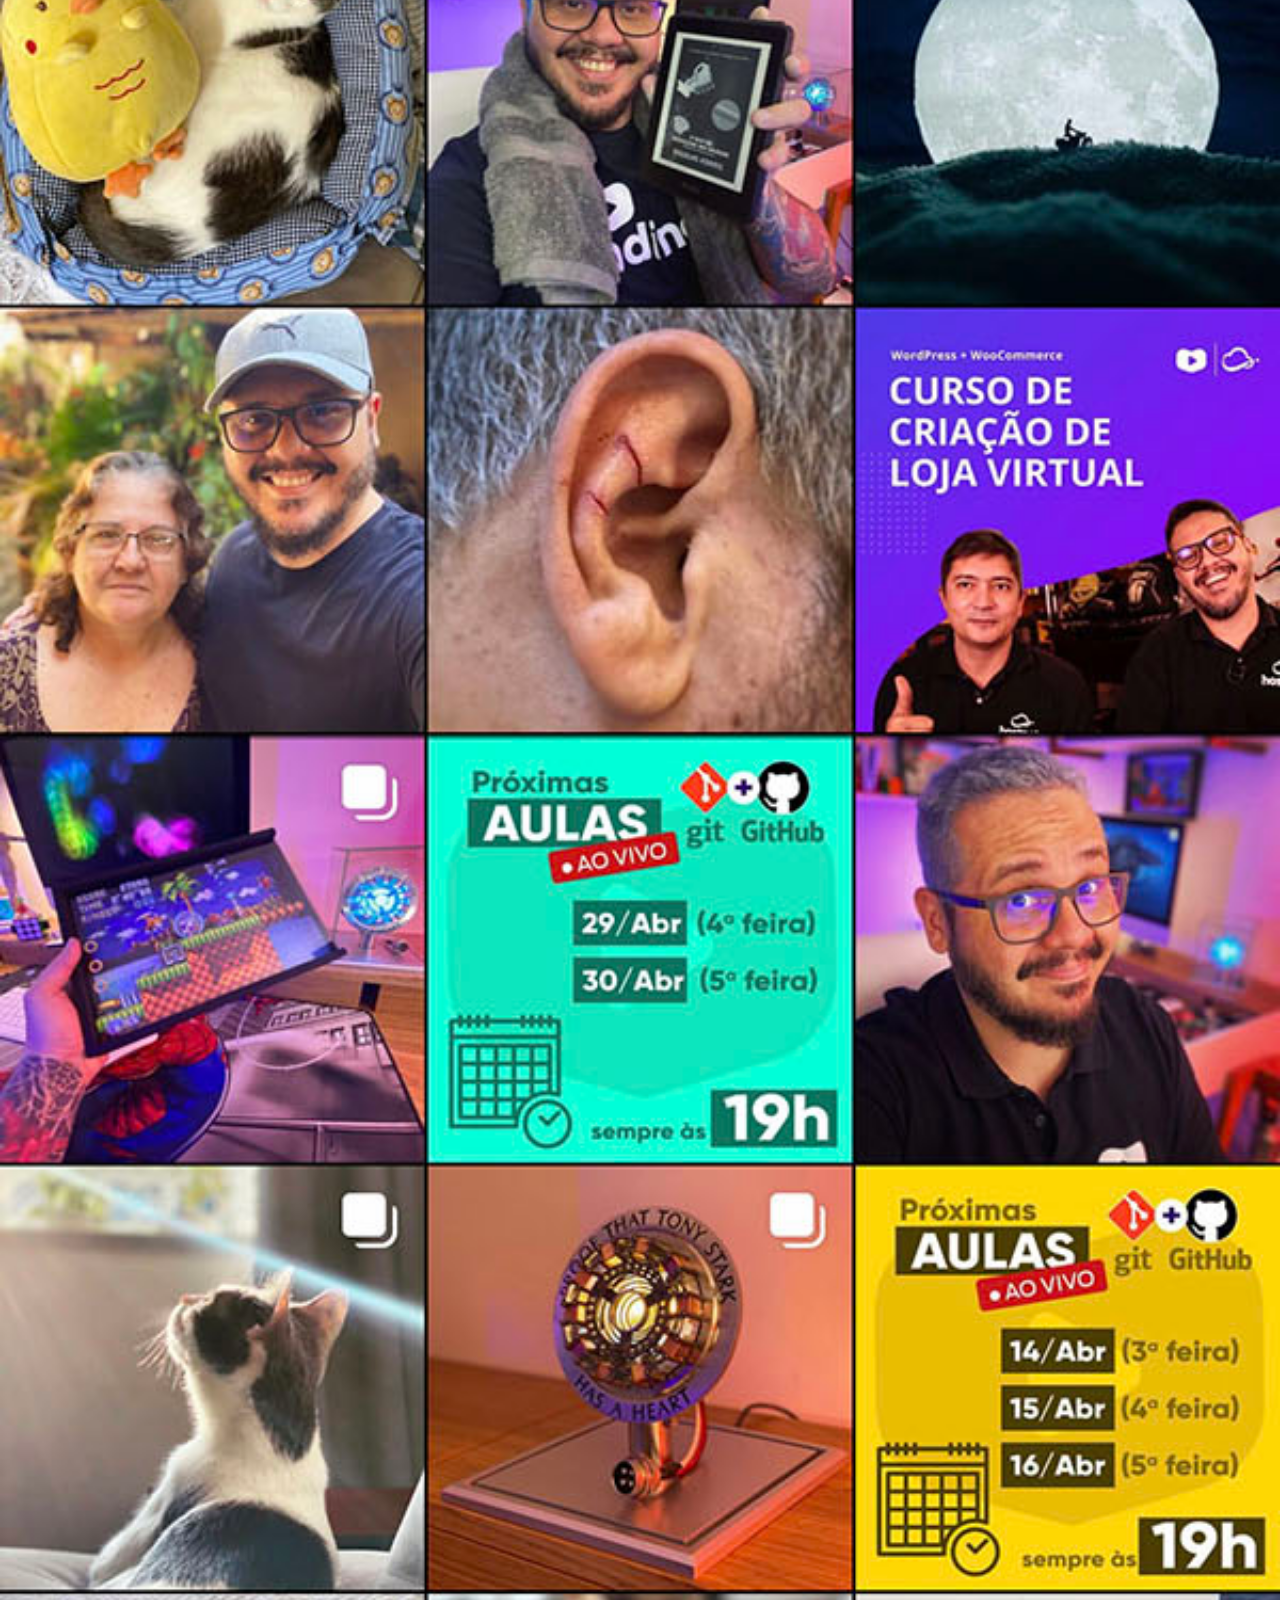
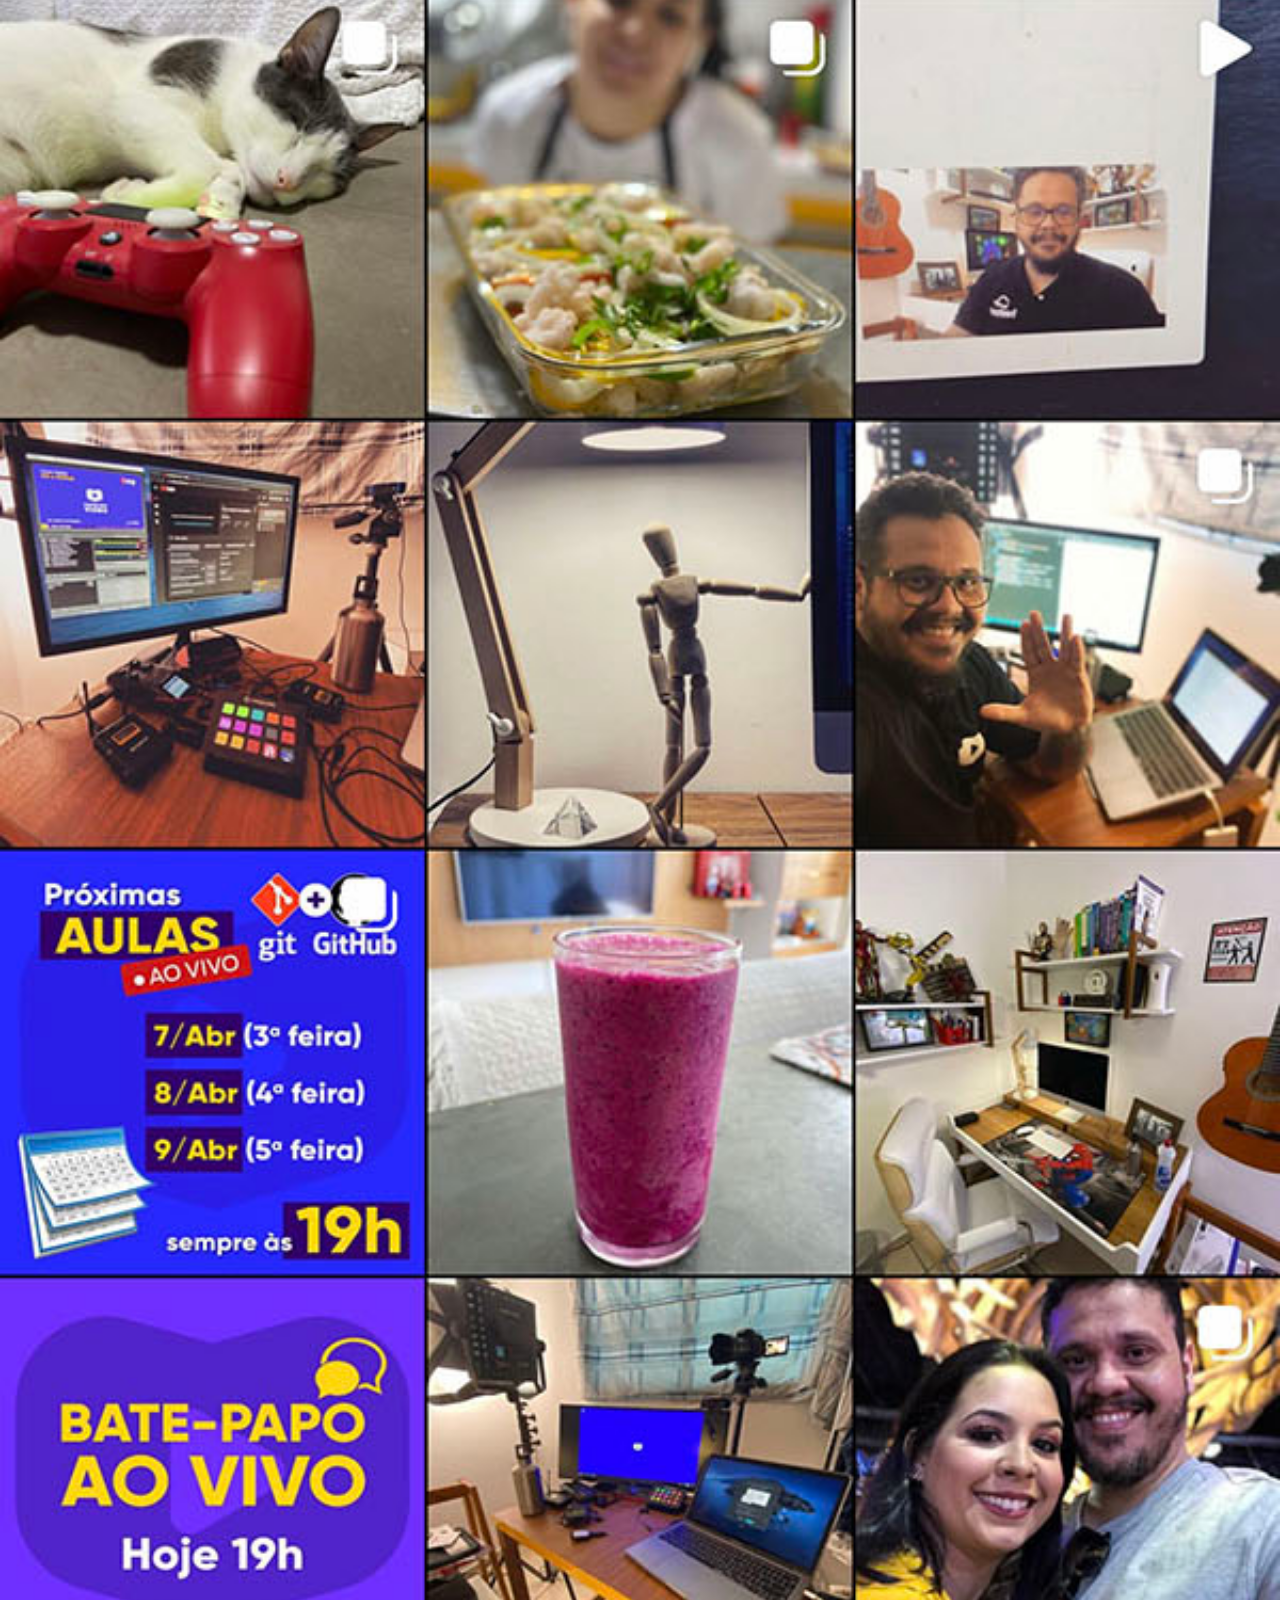
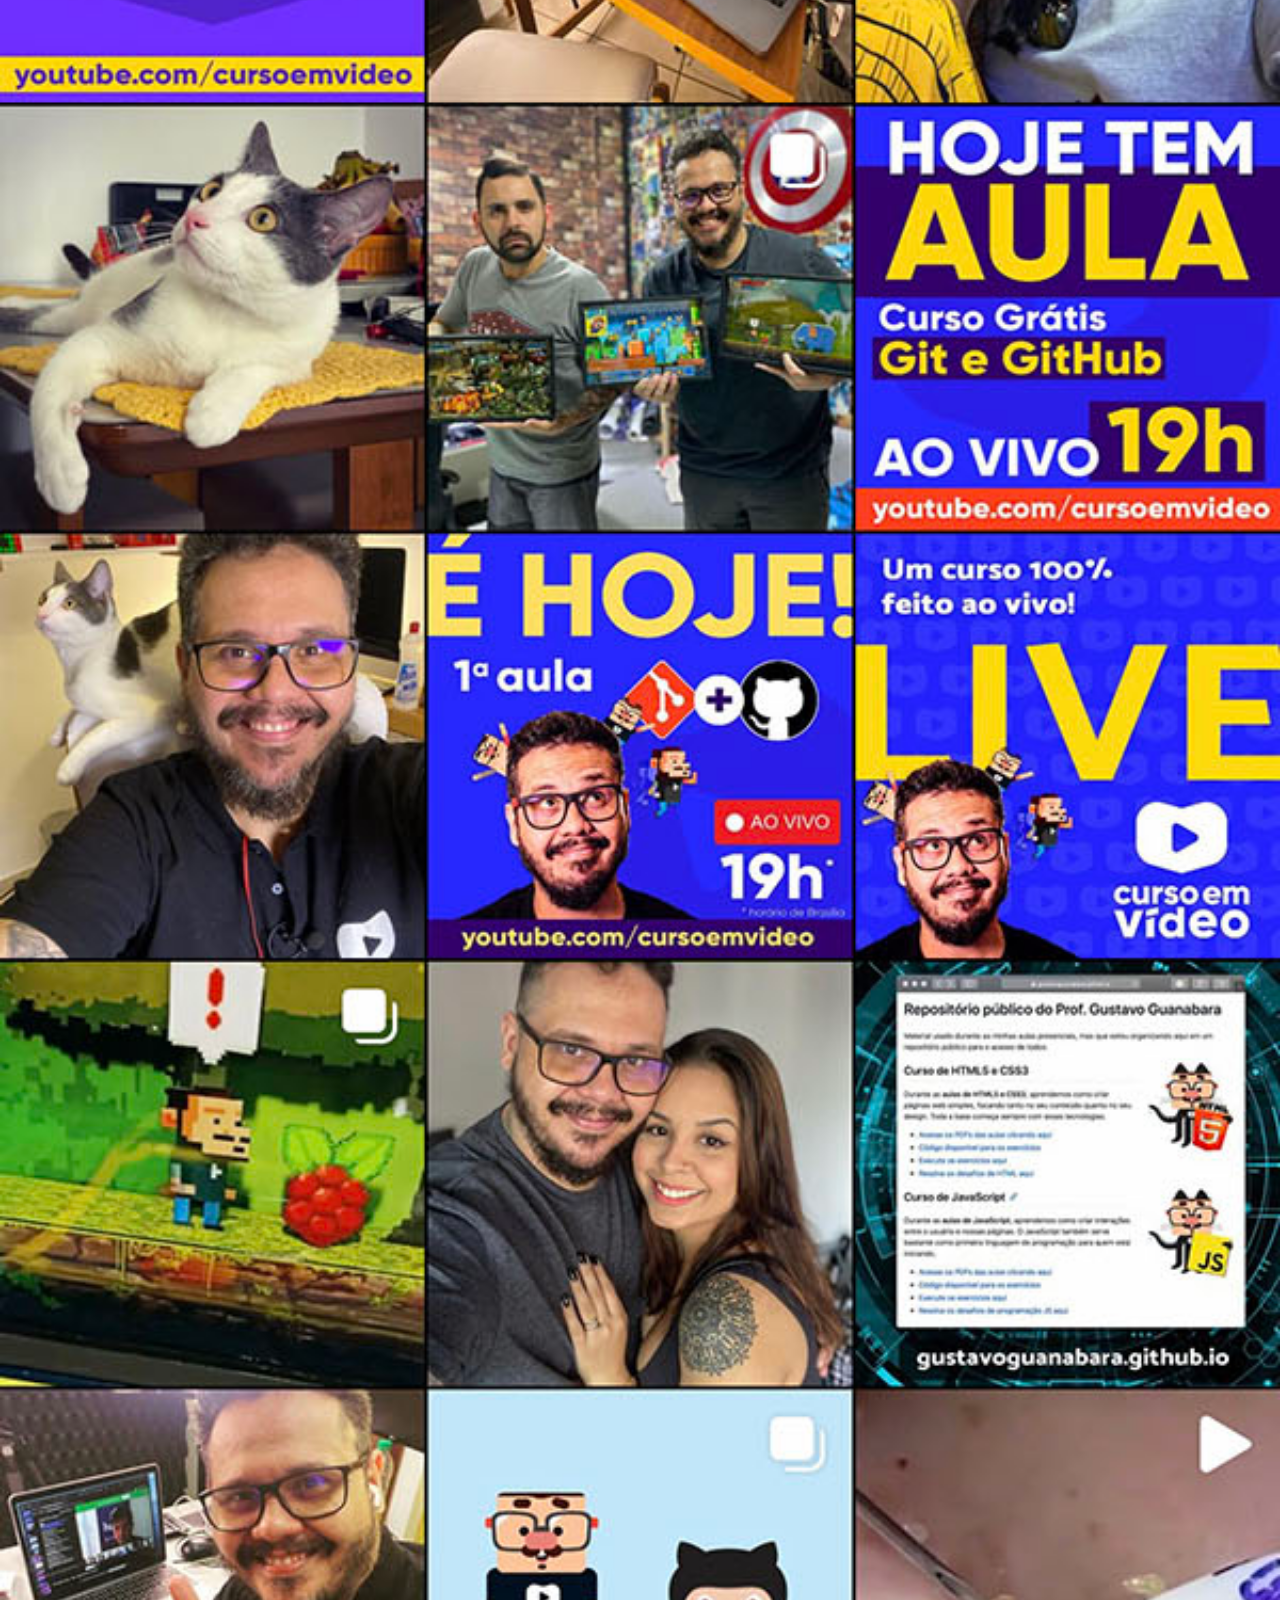
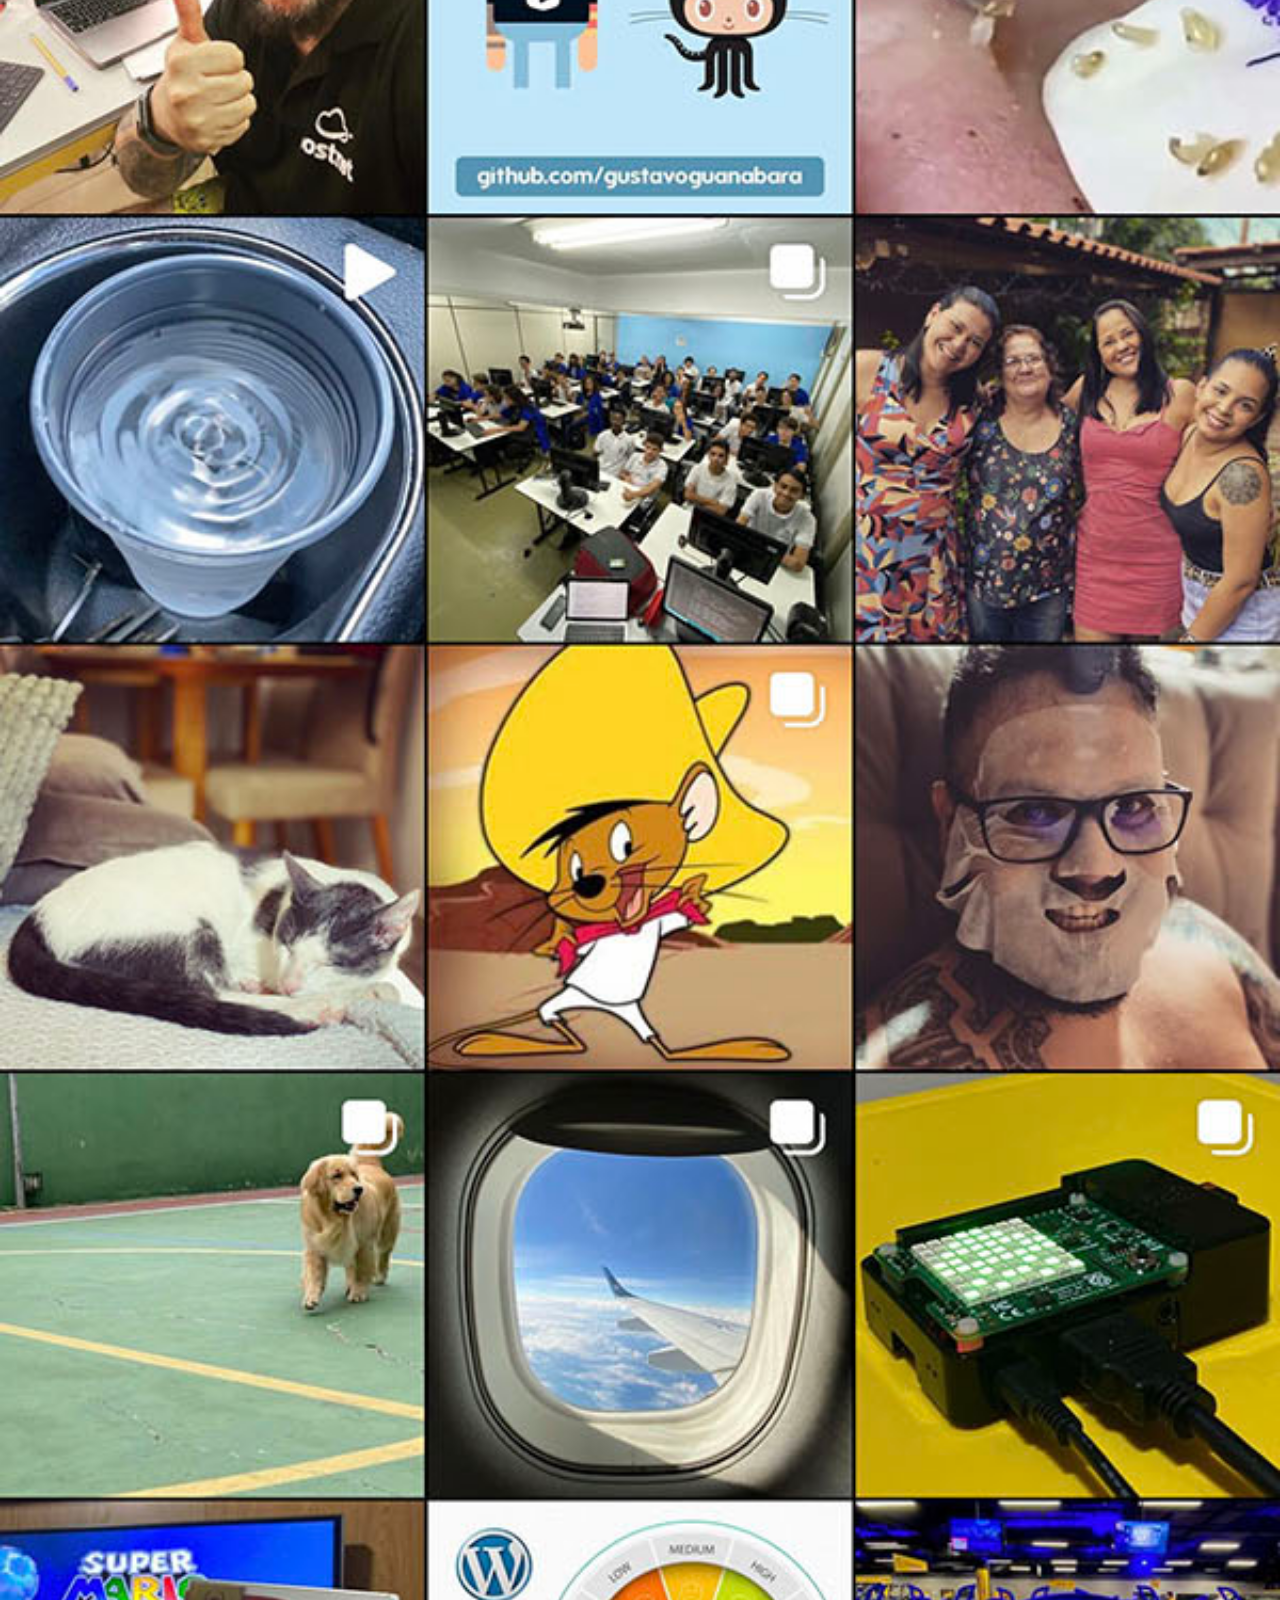
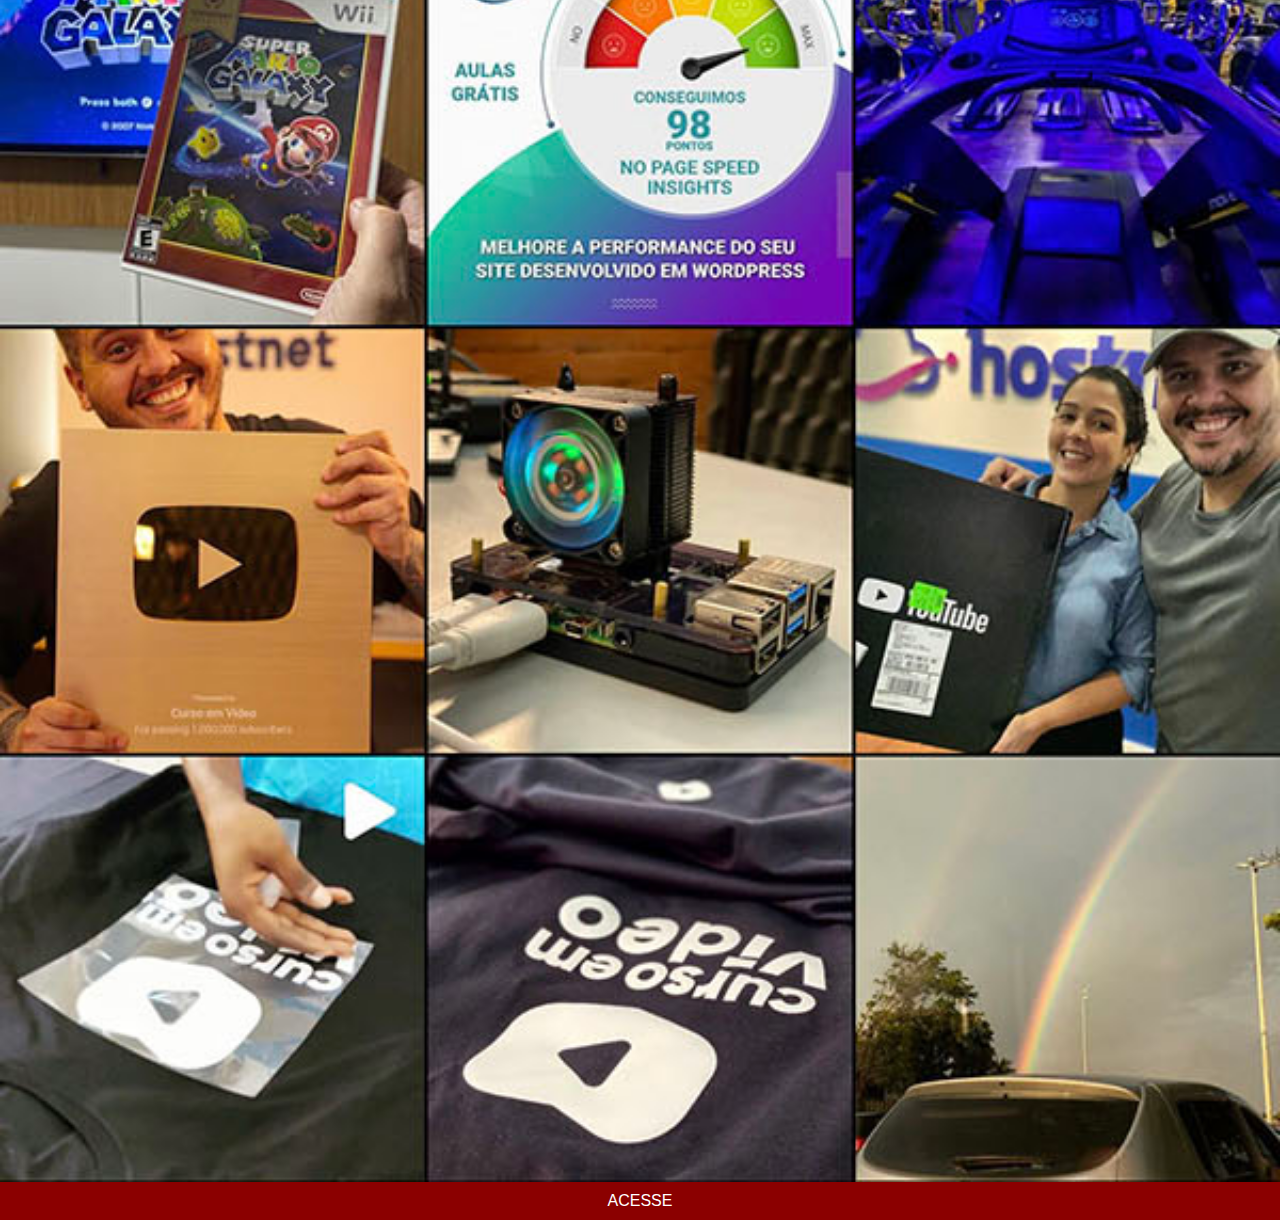
<file: instagram.html>
<!DOCTYPE html>
<html lang="pt-br">
<head>
    <meta charset="UTF-8">
    <meta http-equiv="X-UA-Compatible" content="IE=edge">
    <meta name="viewport" content="width=device-width, initial-scale=1.0">
    <title>Document</title>
    <link rel="stylesheet" href="estilos/social.css">
</head>
<body>
    <img src="imagens/tela-instagram.jpg" alt="instragram">
    <a href="https://www.instagram.com/gustavoguanabara/" target="_blank" rel="external">ACESSE</a>
    
</body>
</html>
</file>
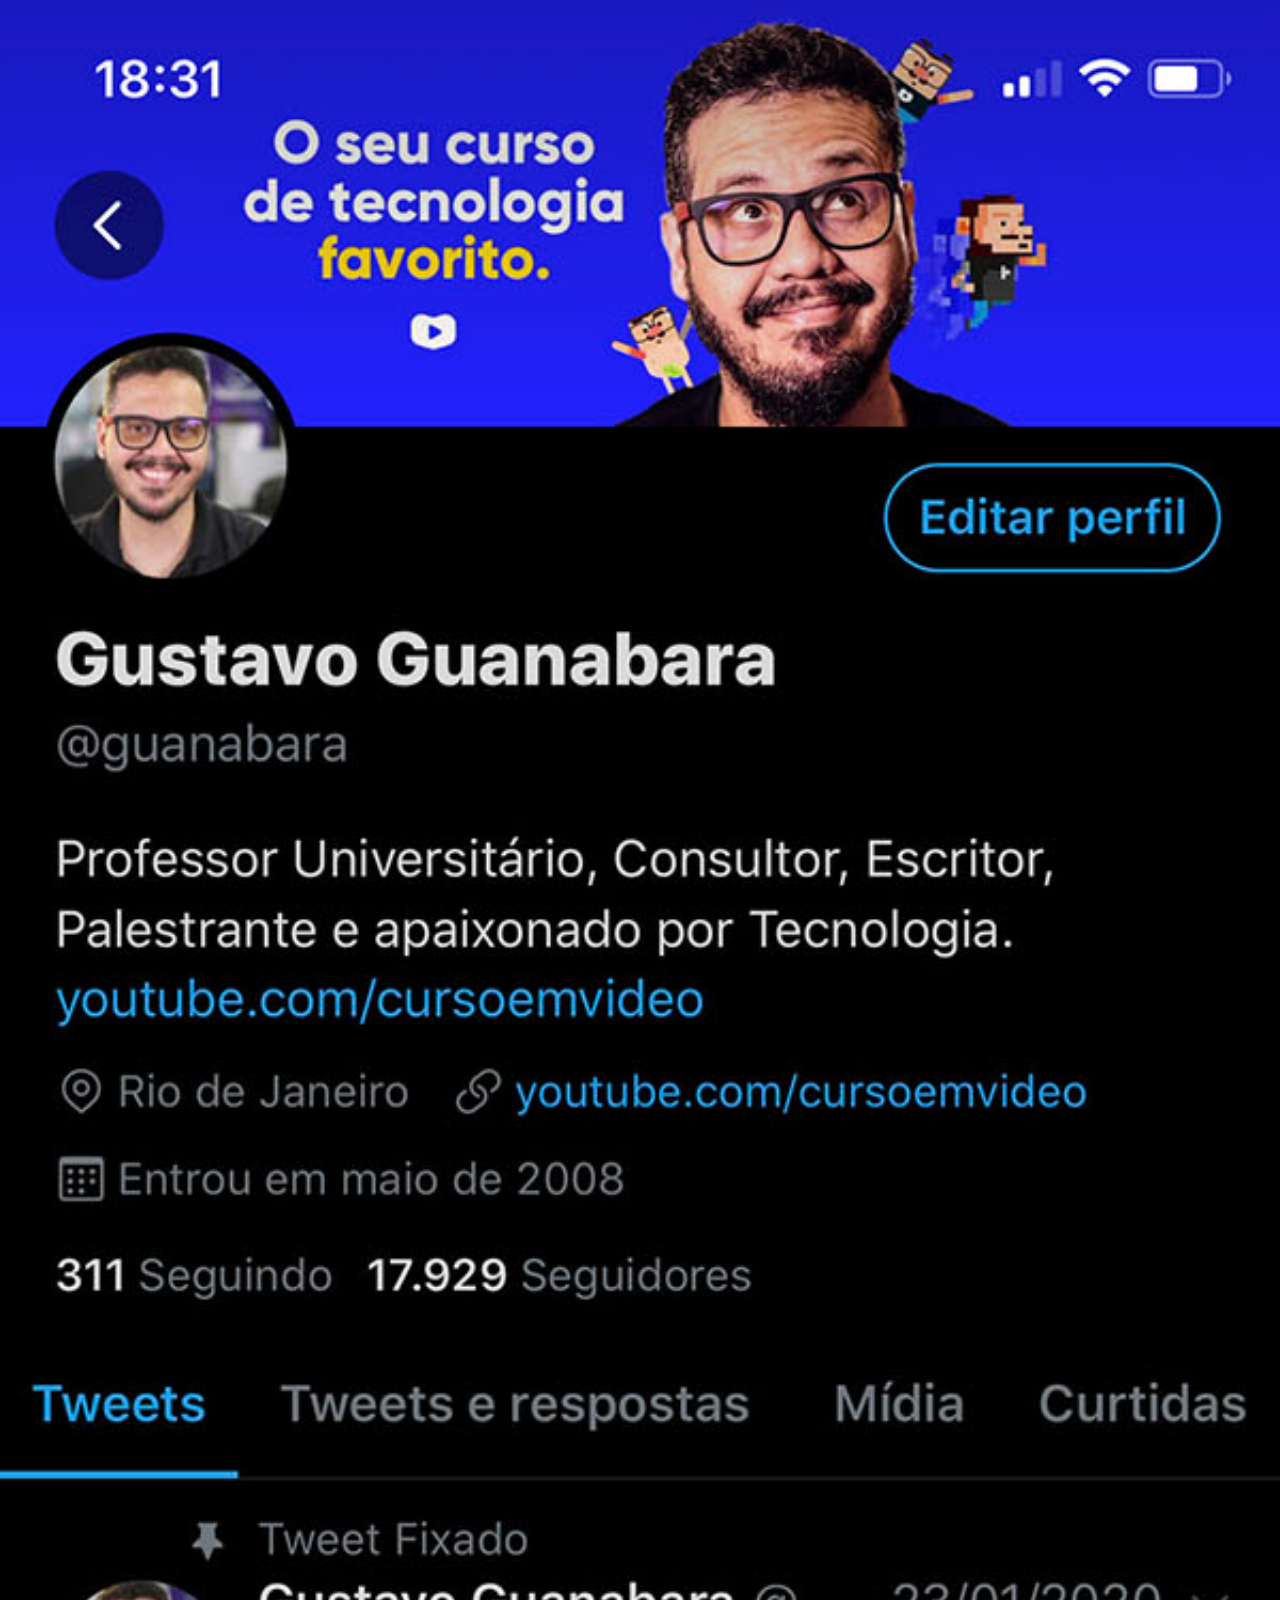
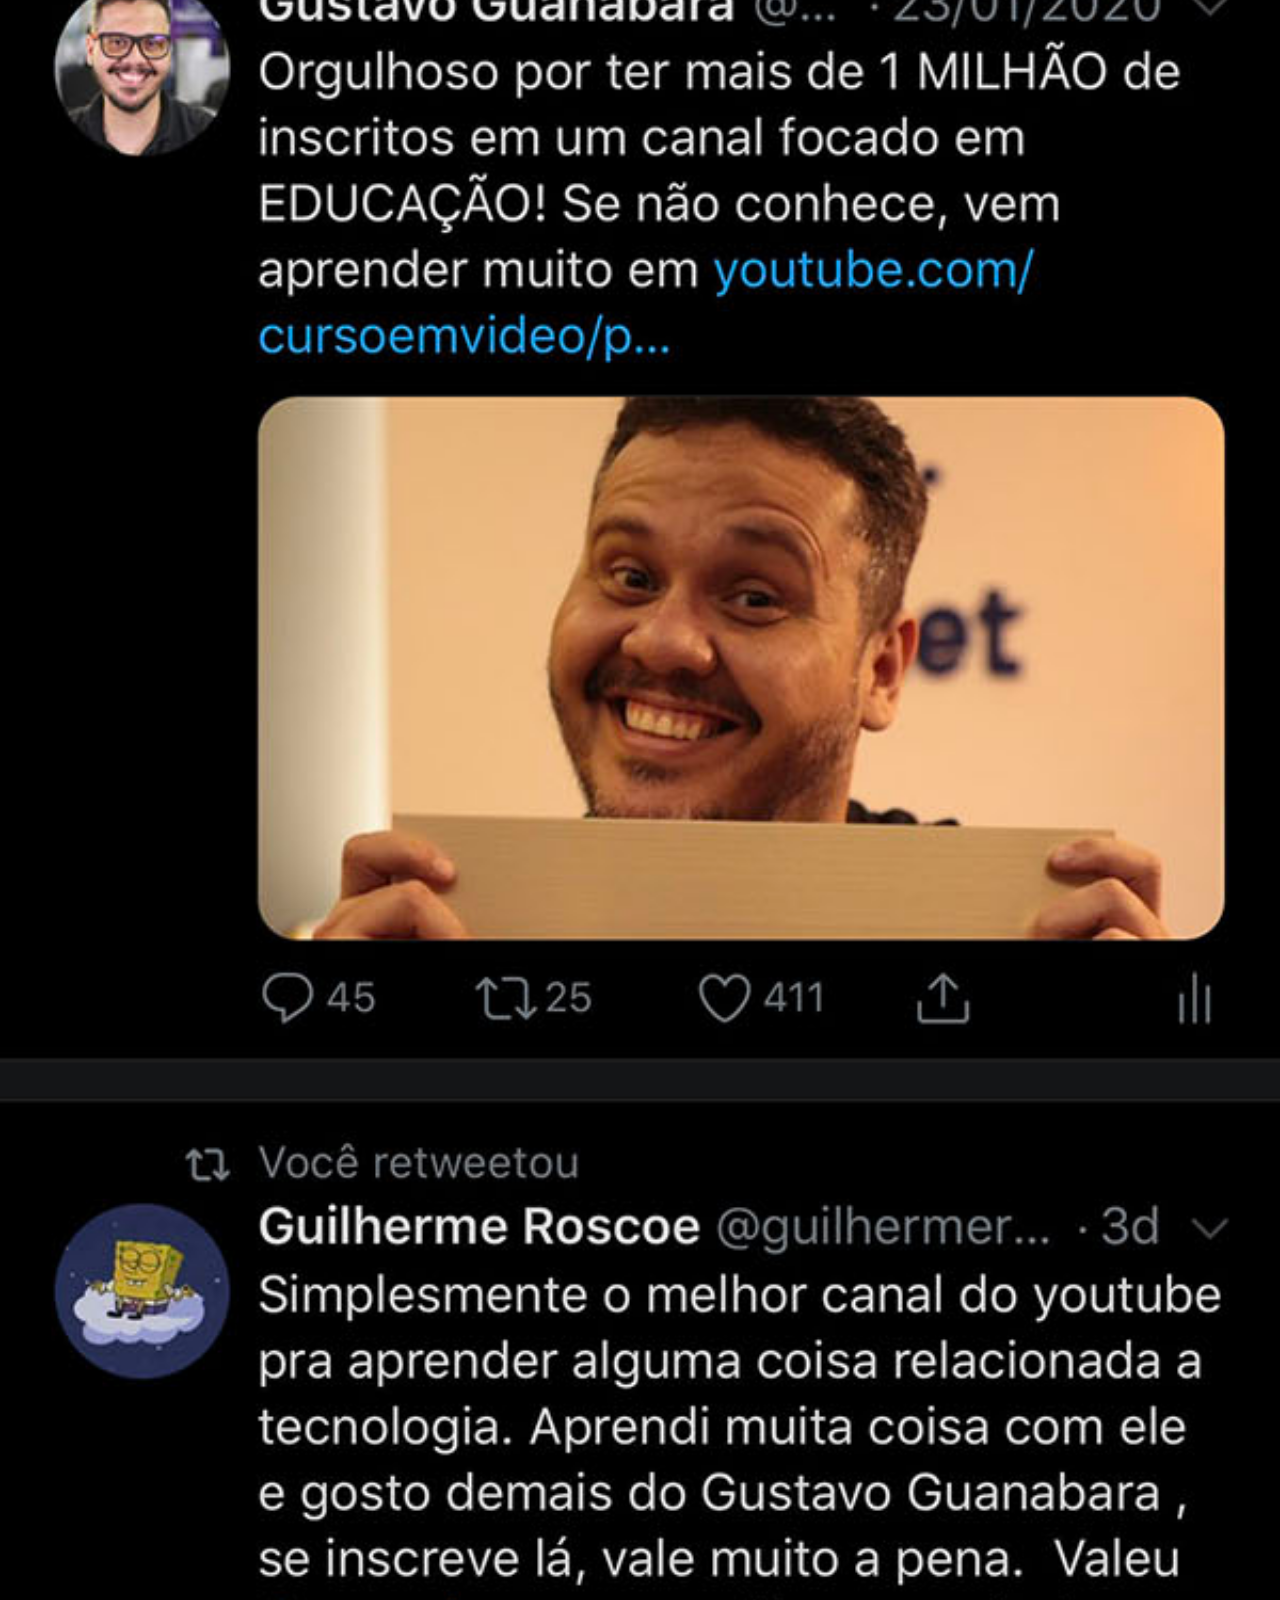
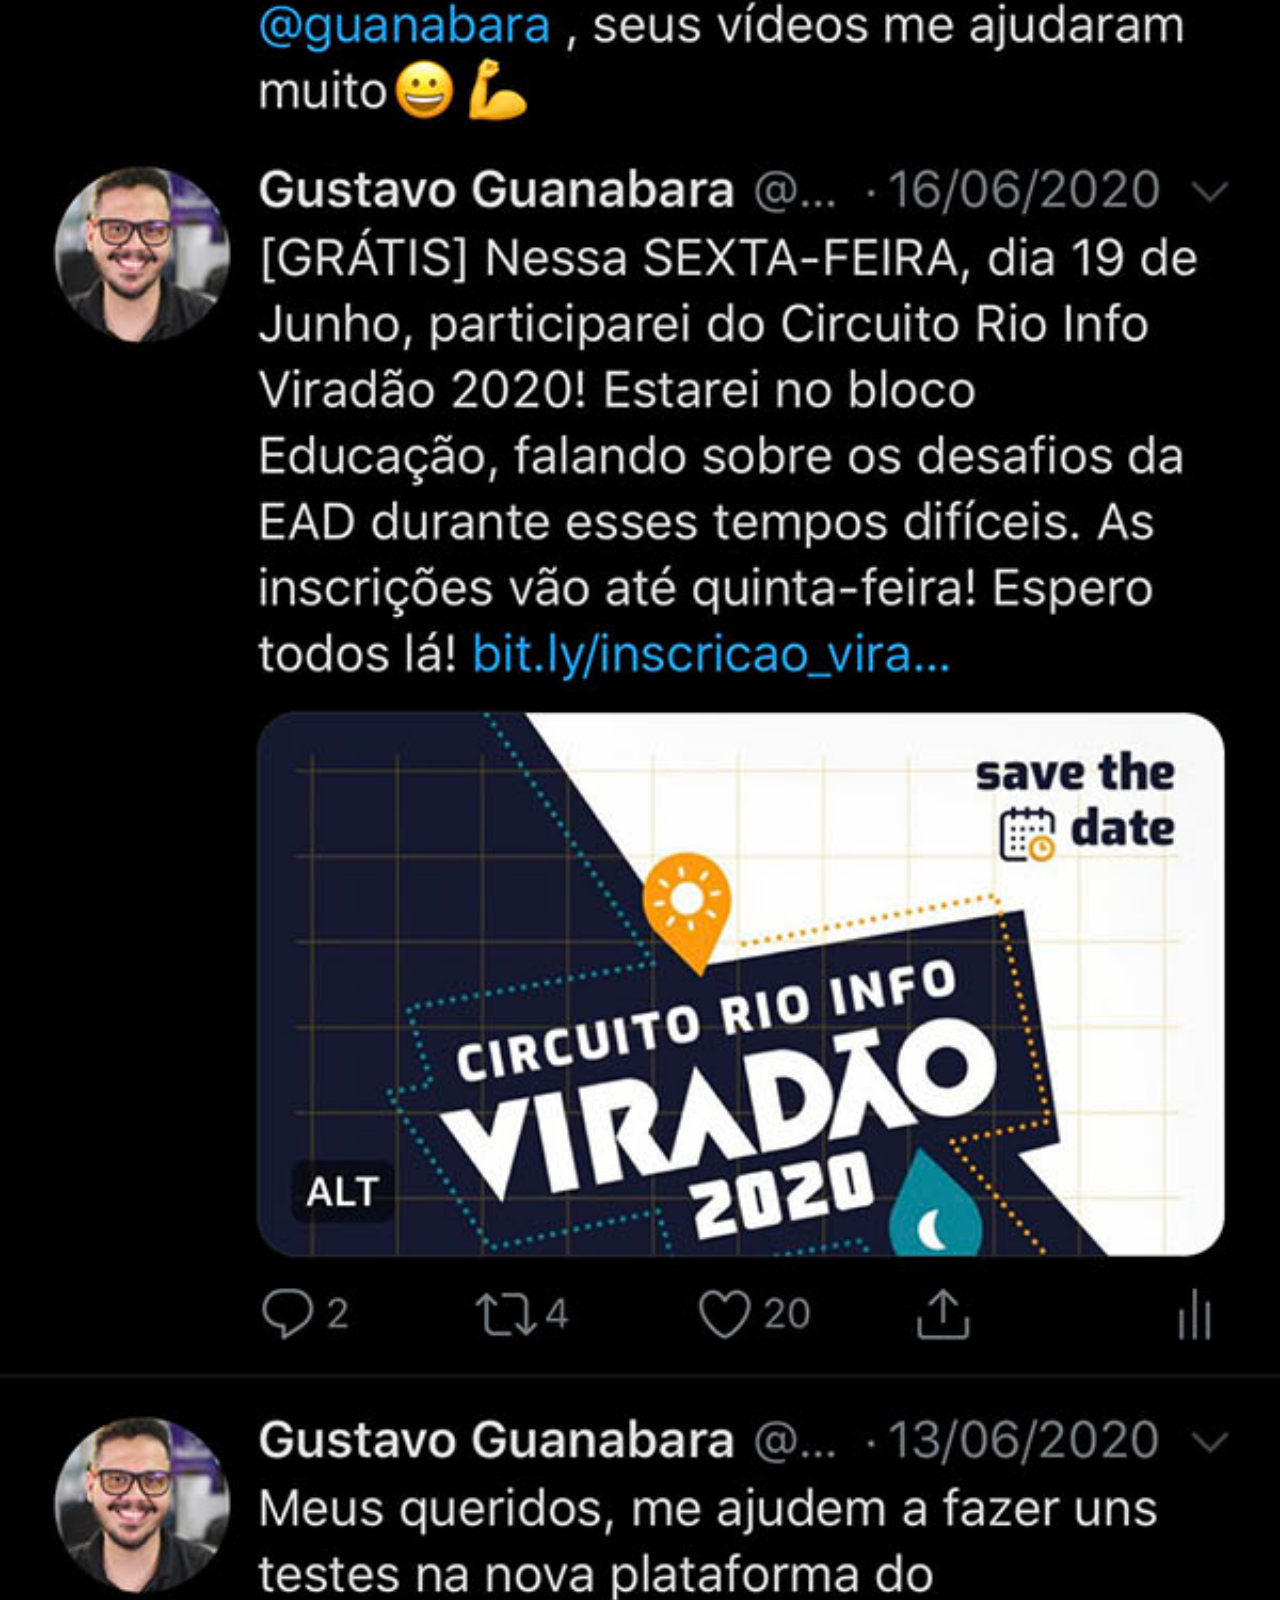
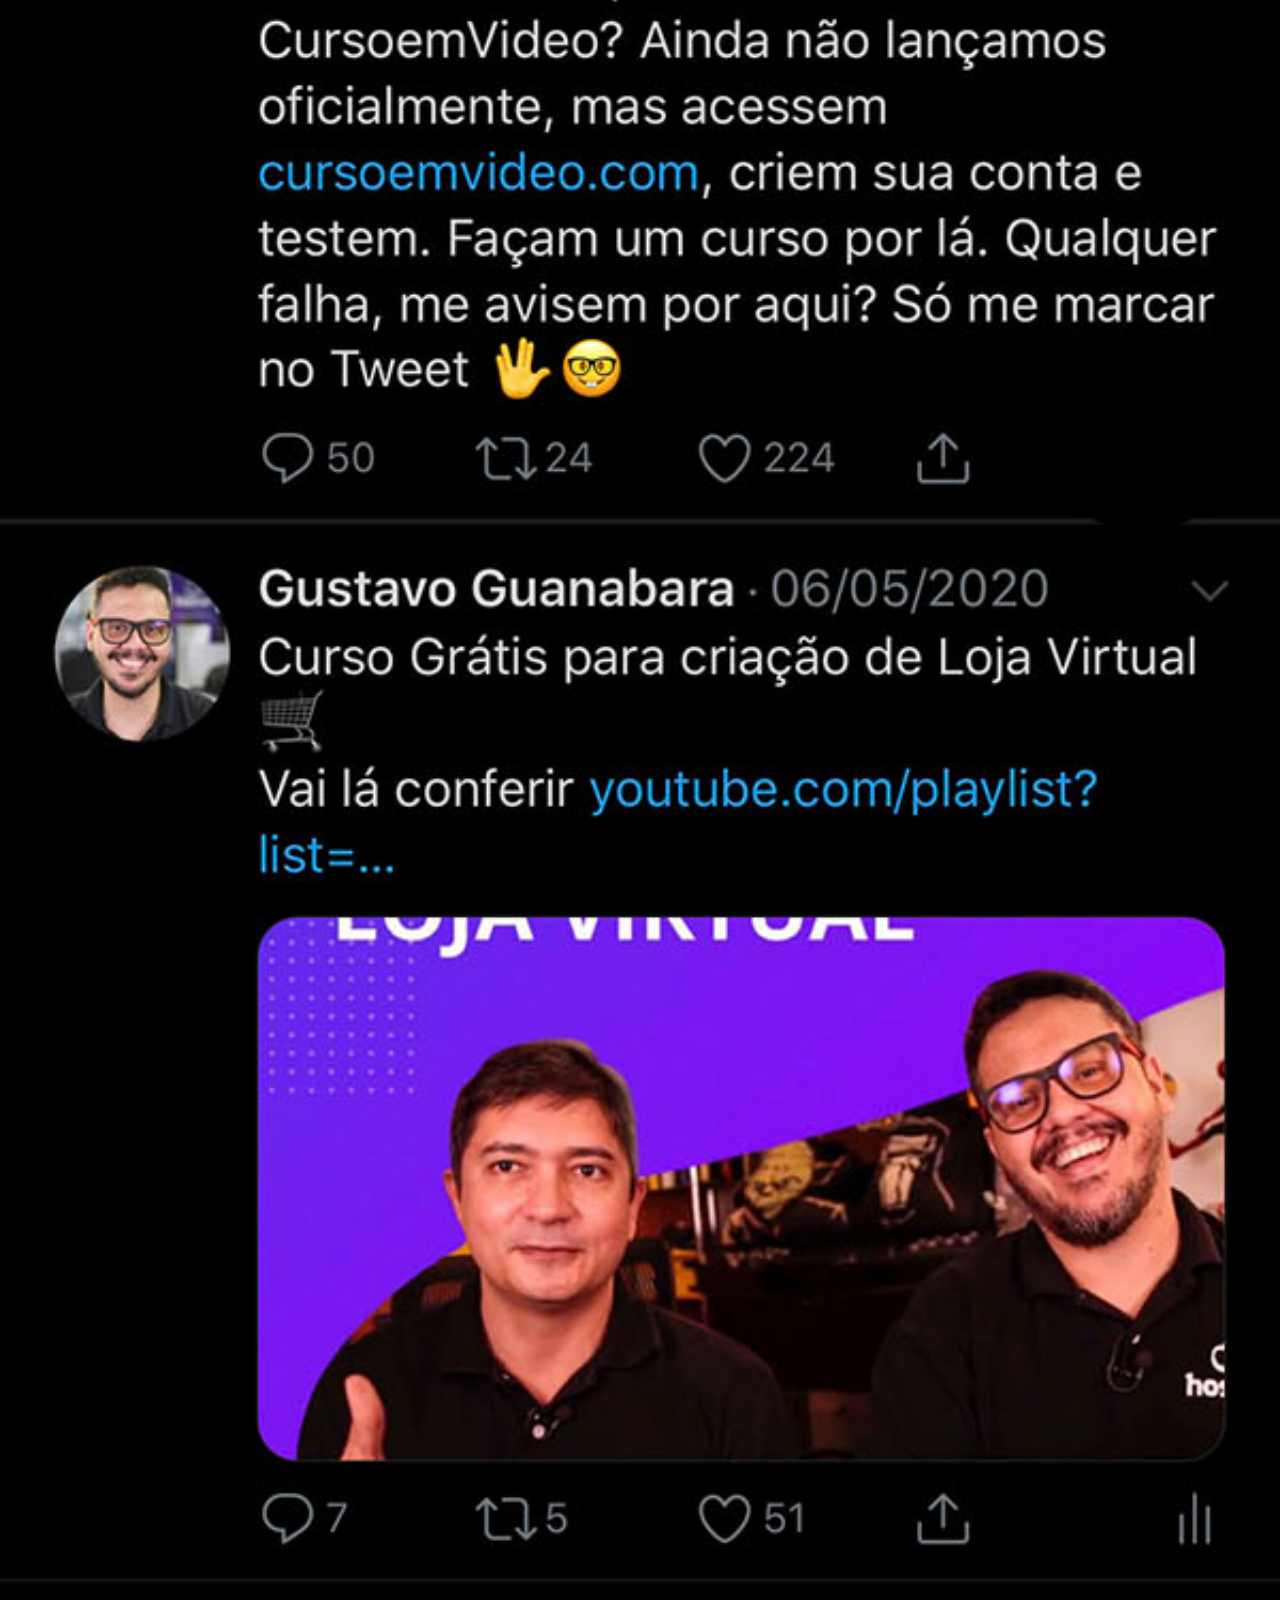
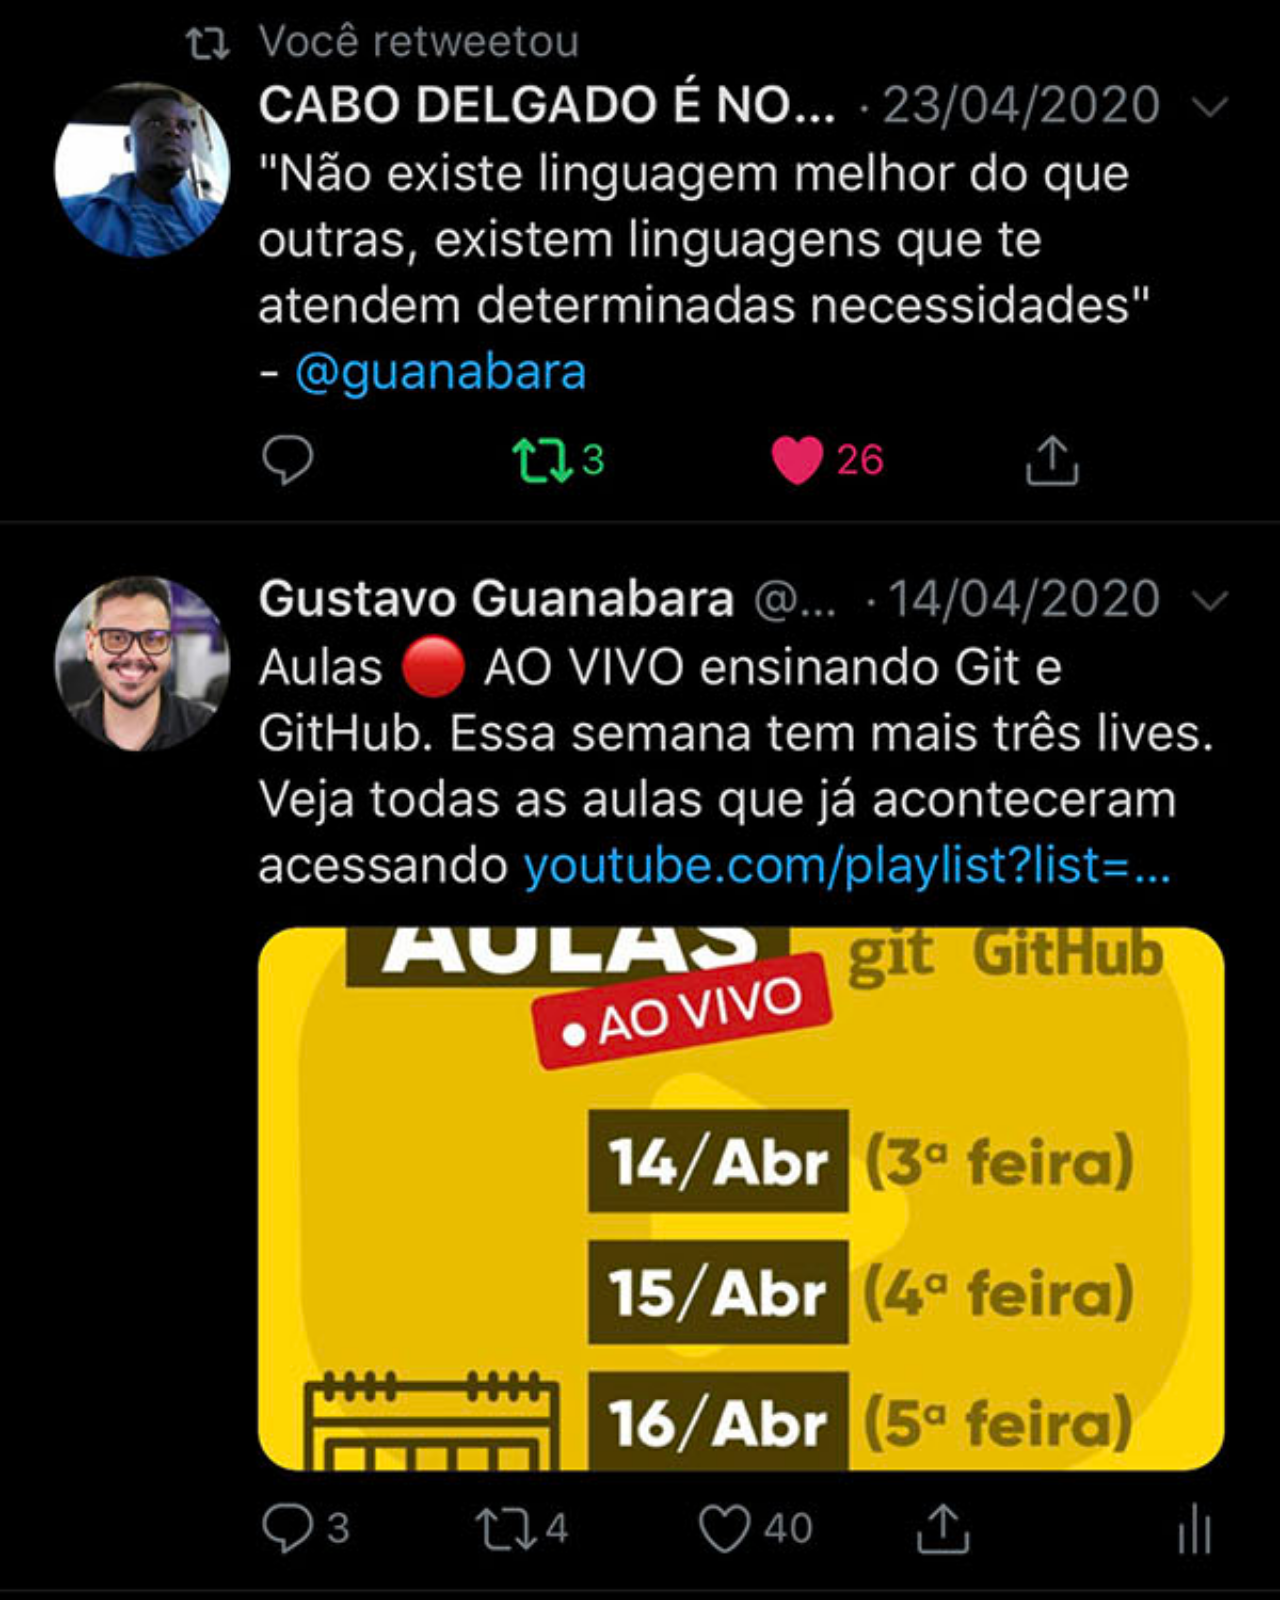
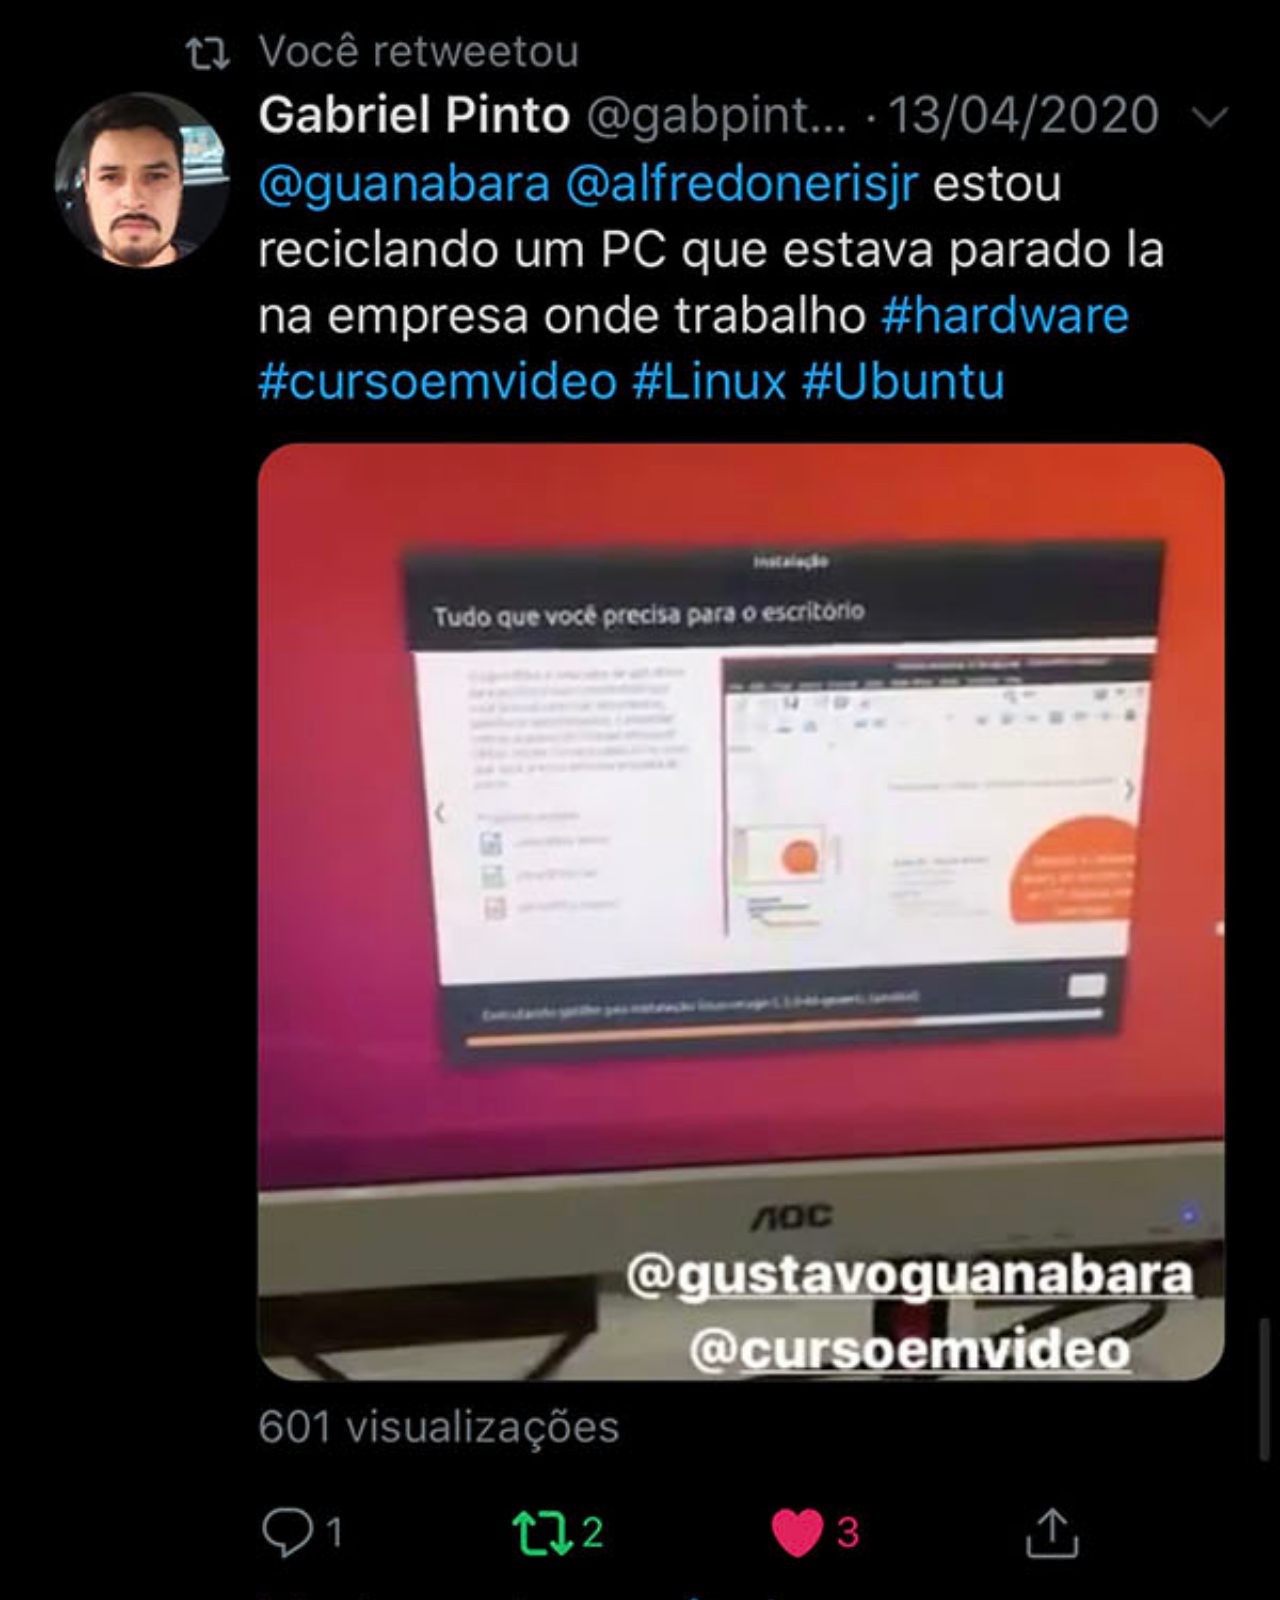
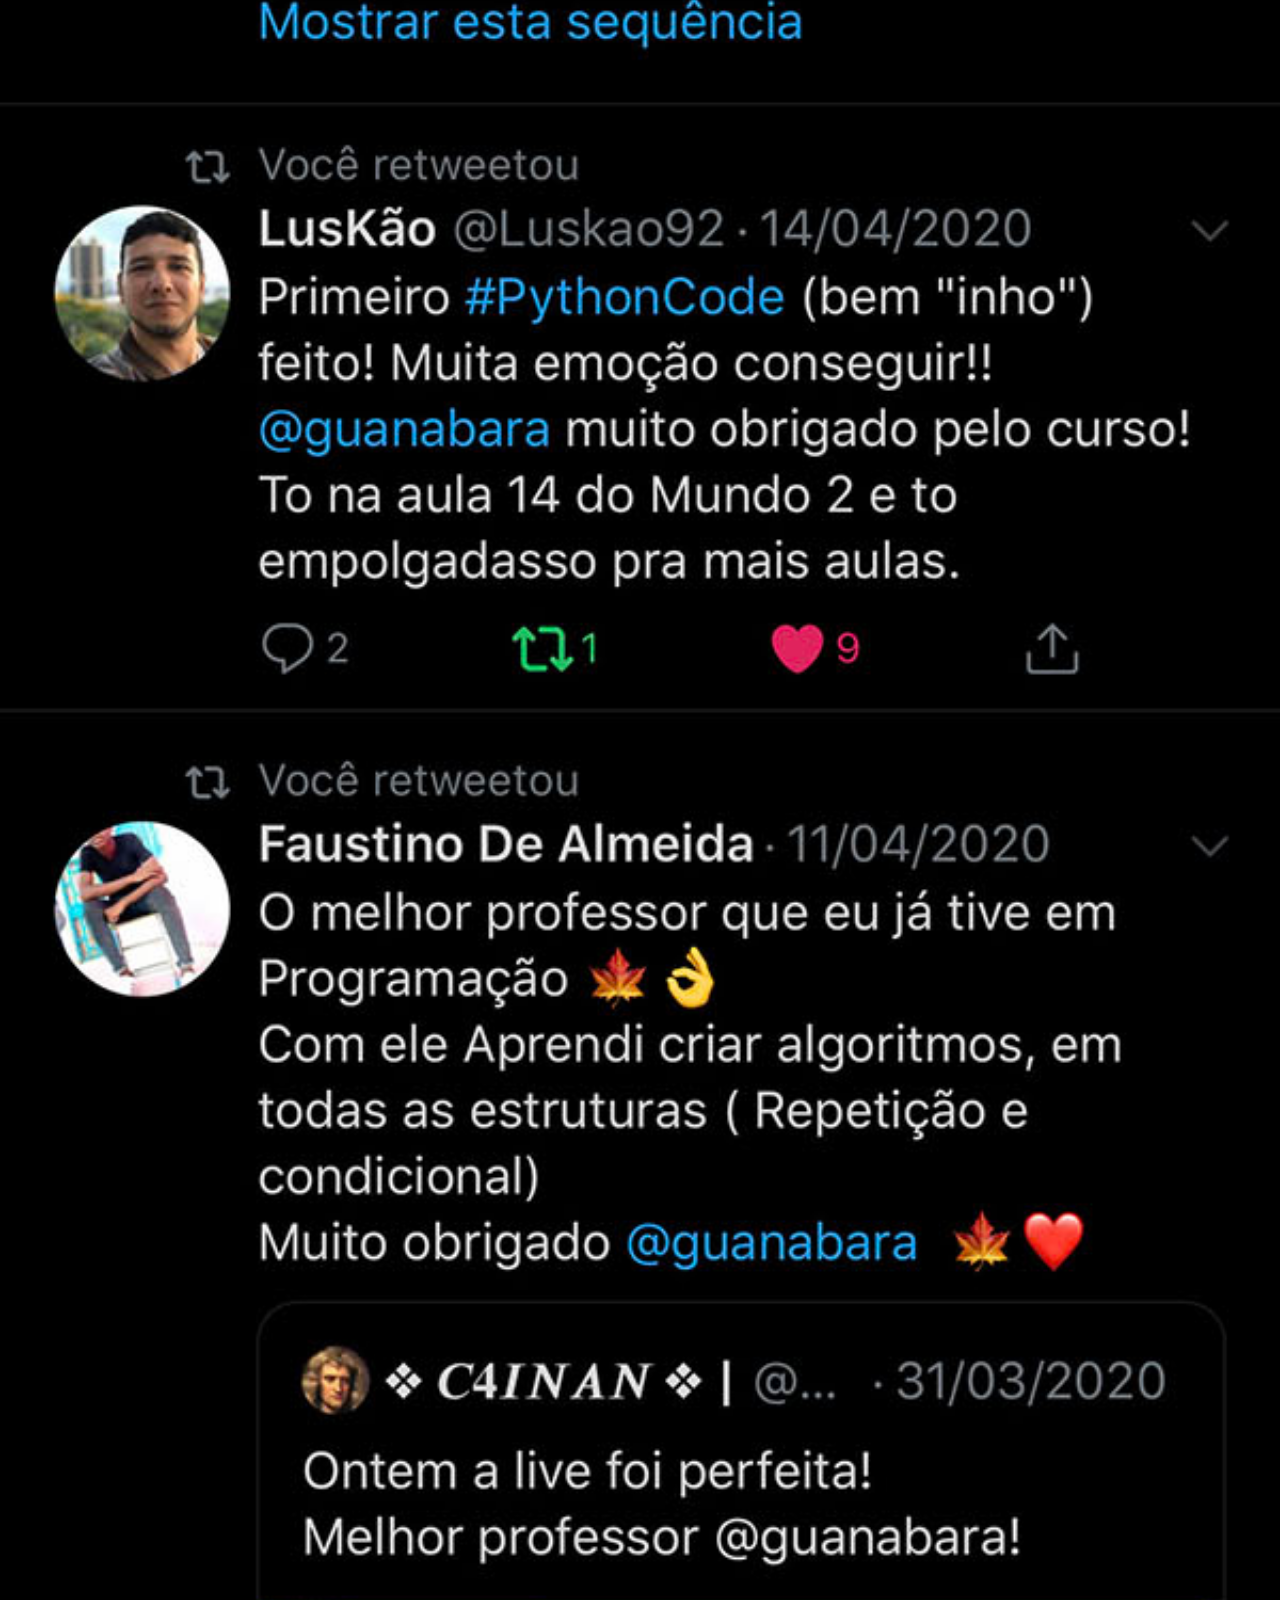
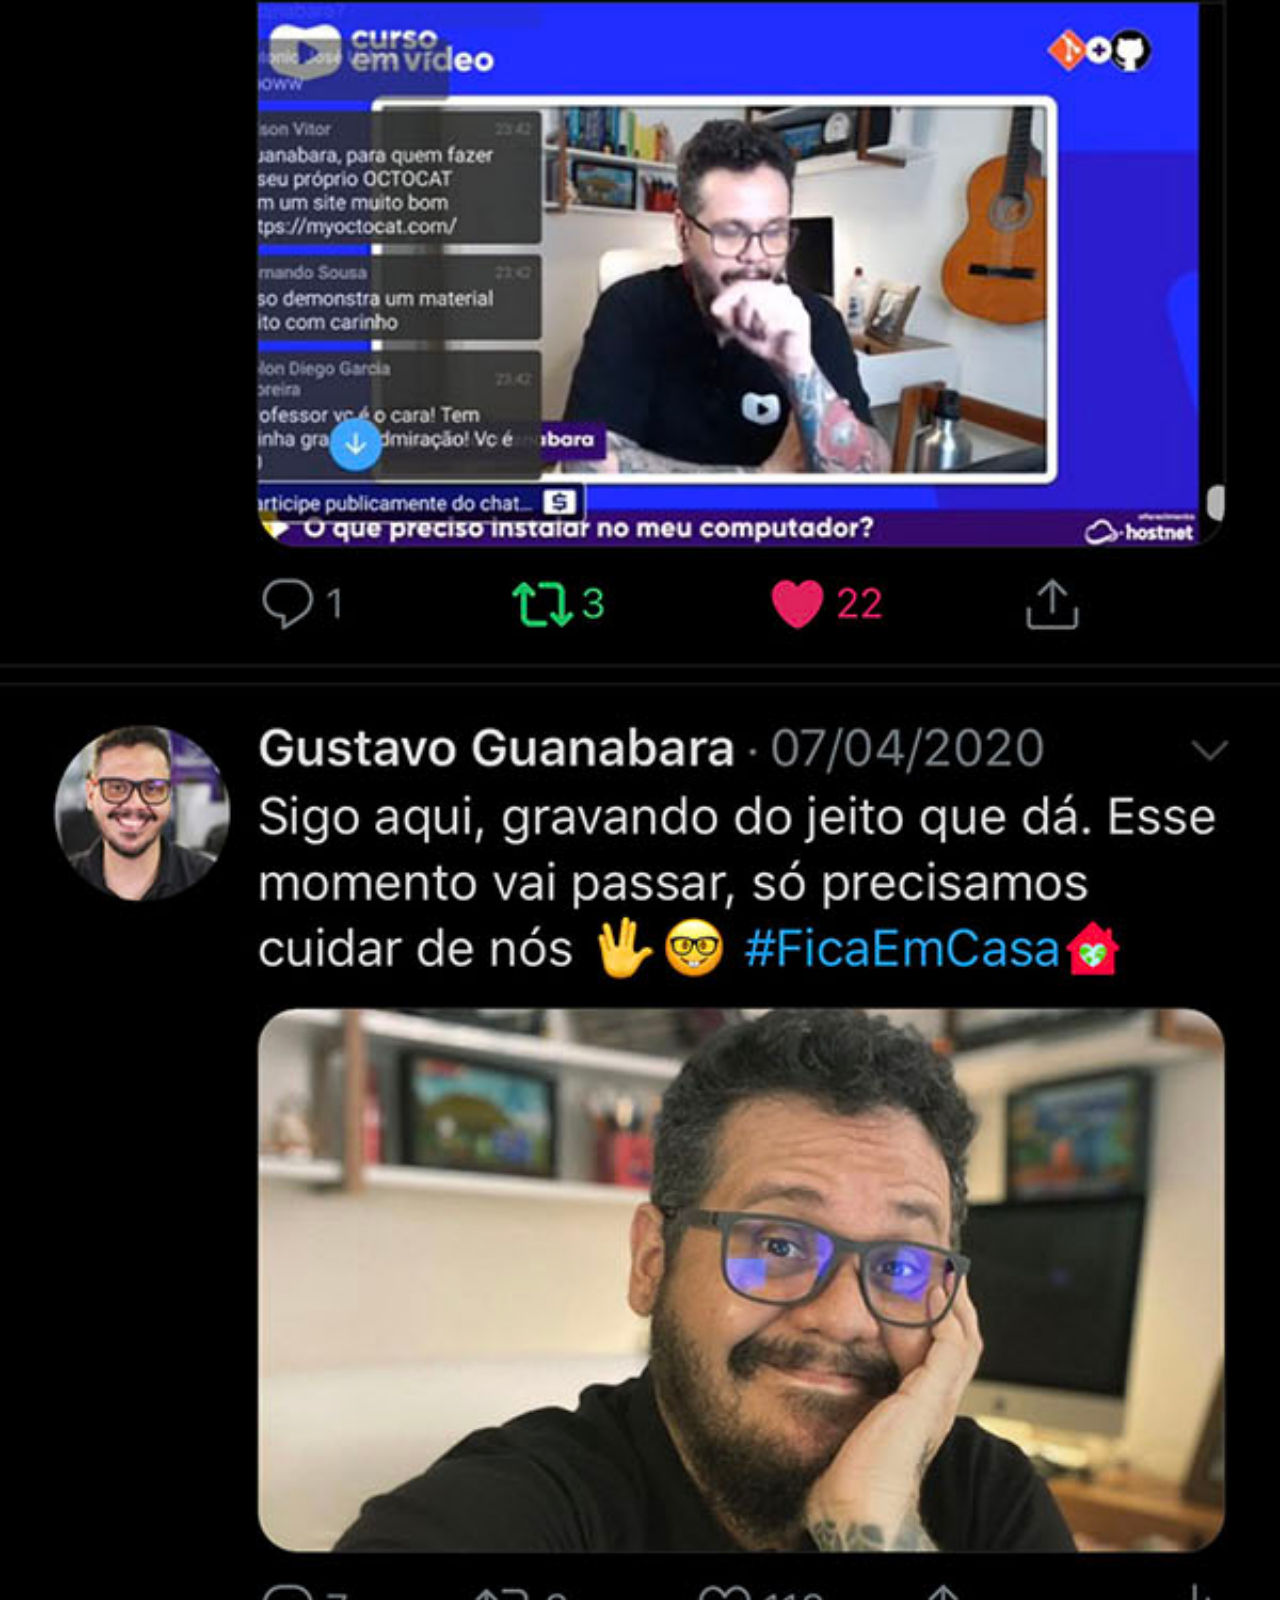
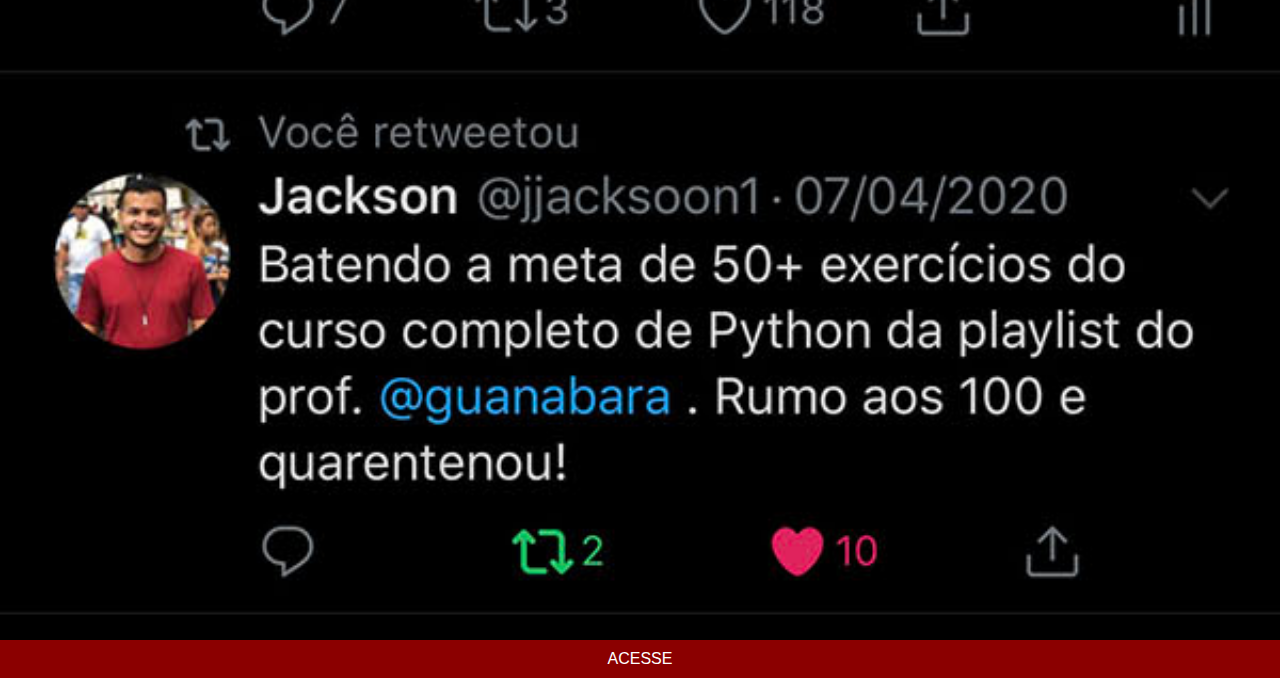
<file: twitter.html>
<!DOCTYPE html>
<html lang="pt-br">
<head>
    <meta charset="UTF-8">
    <meta http-equiv="X-UA-Compatible" content="IE=edge">
    <meta name="viewport" content="width=device-width, initial-scale=1.0">
    <title>Document</title>
    <link rel="stylesheet" href="estilos/social.css">
</head>
<body>
    <img src="imagens/tela-twitter.jpg" alt="Twitter">
    <a href="" target="_blank" rel="external">ACESSE</a>
    
</body>
</html>
</file>
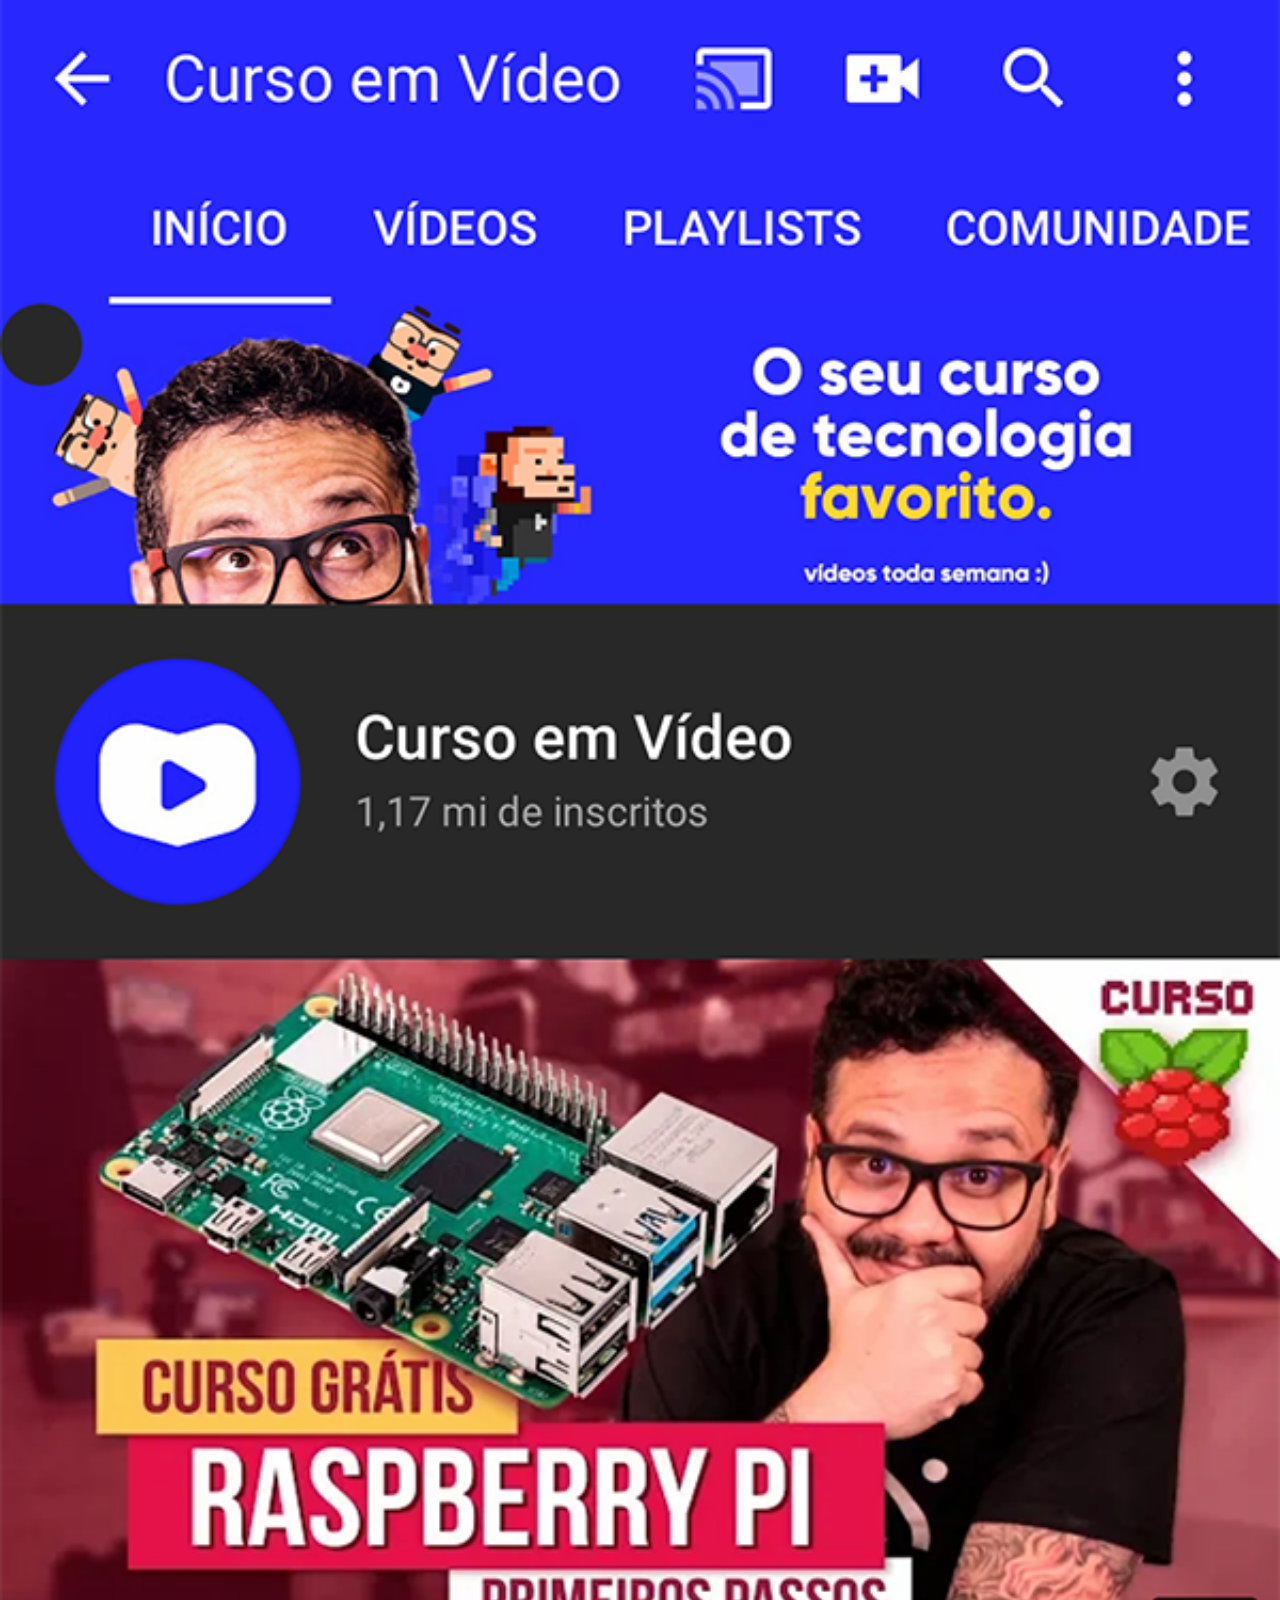
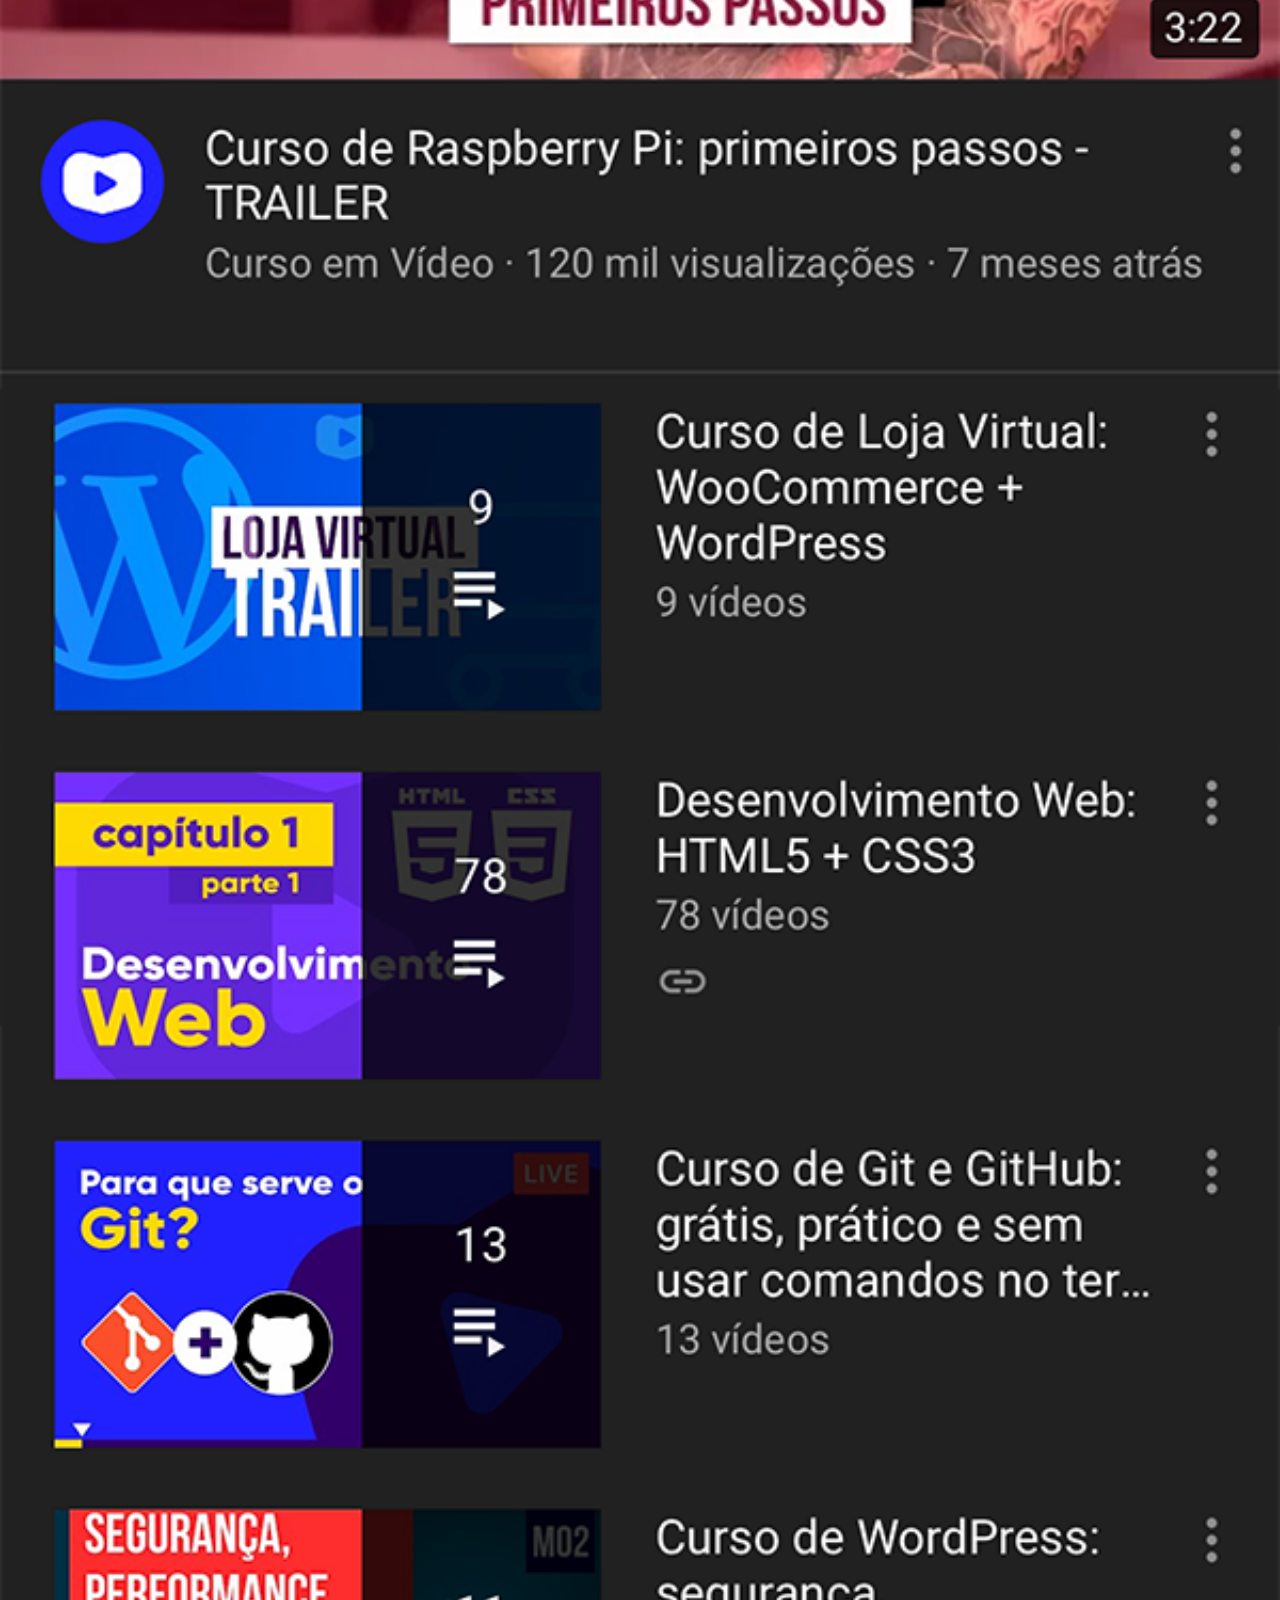
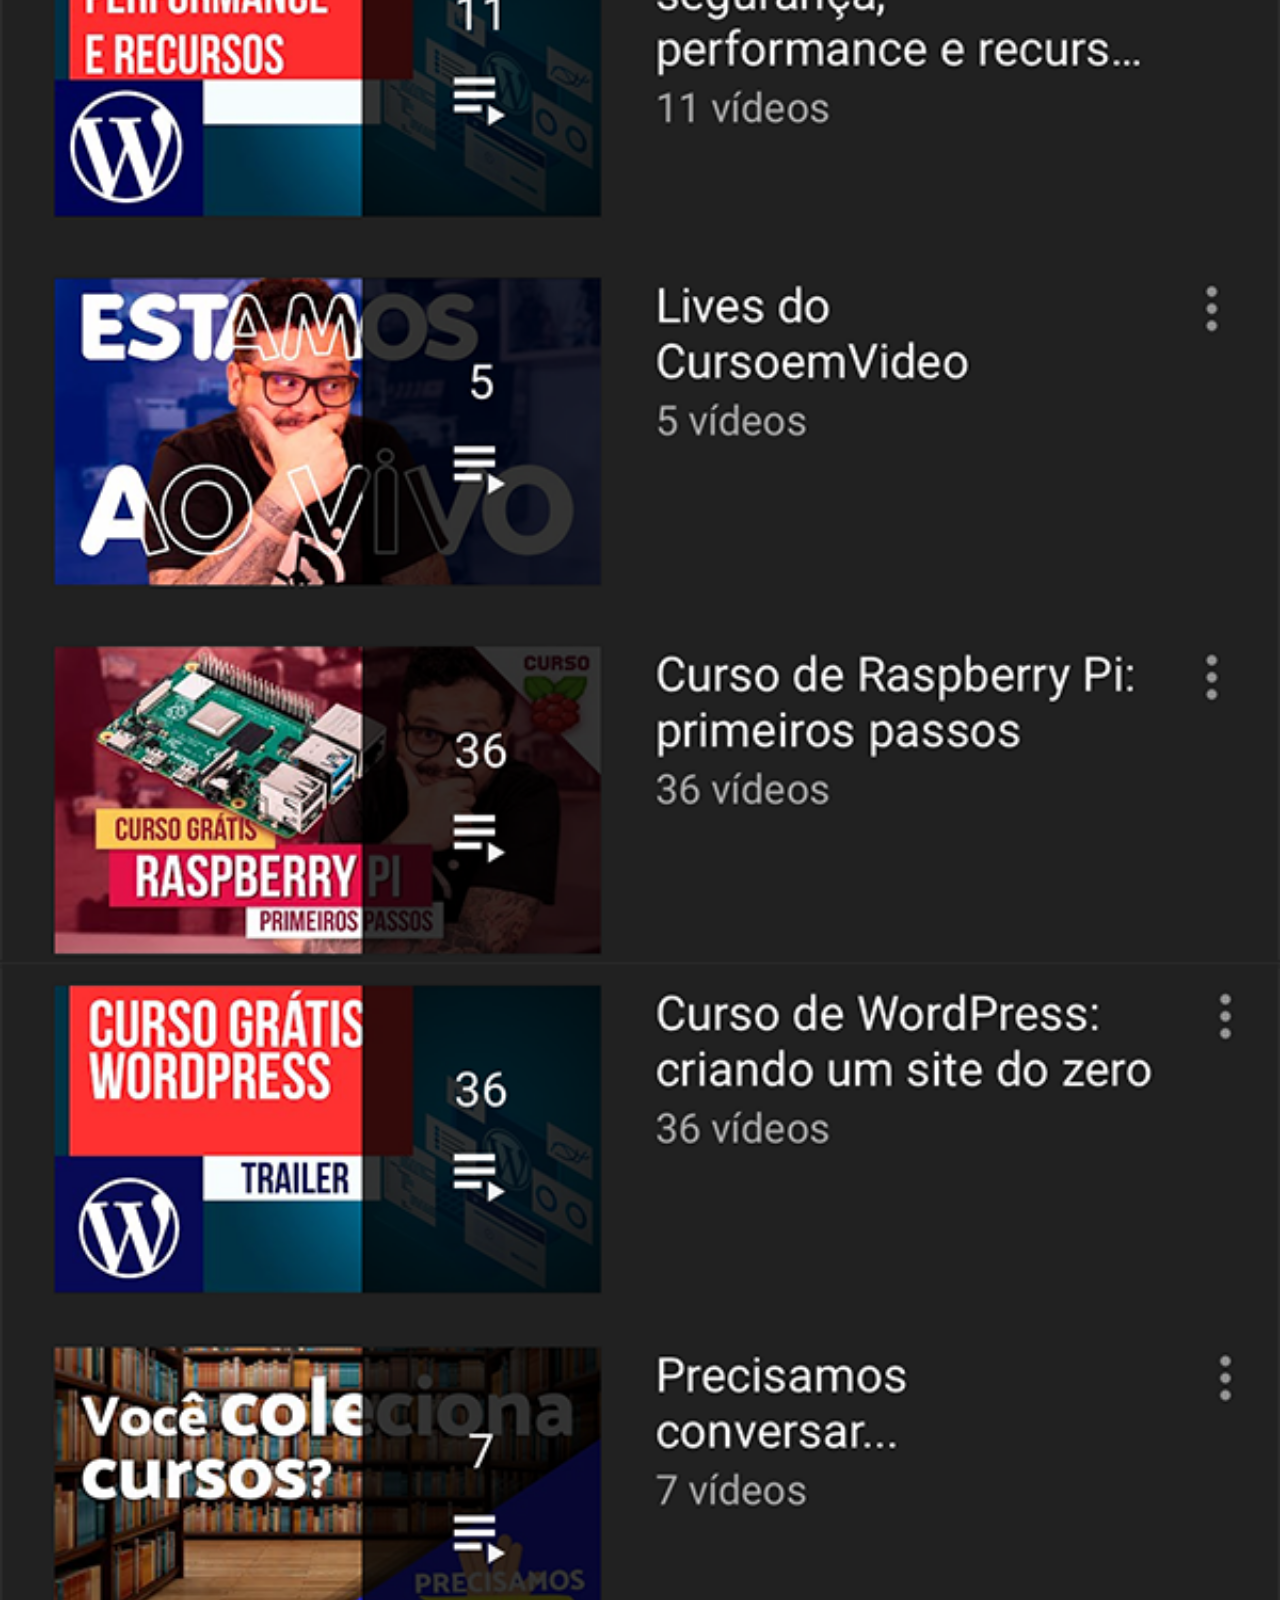
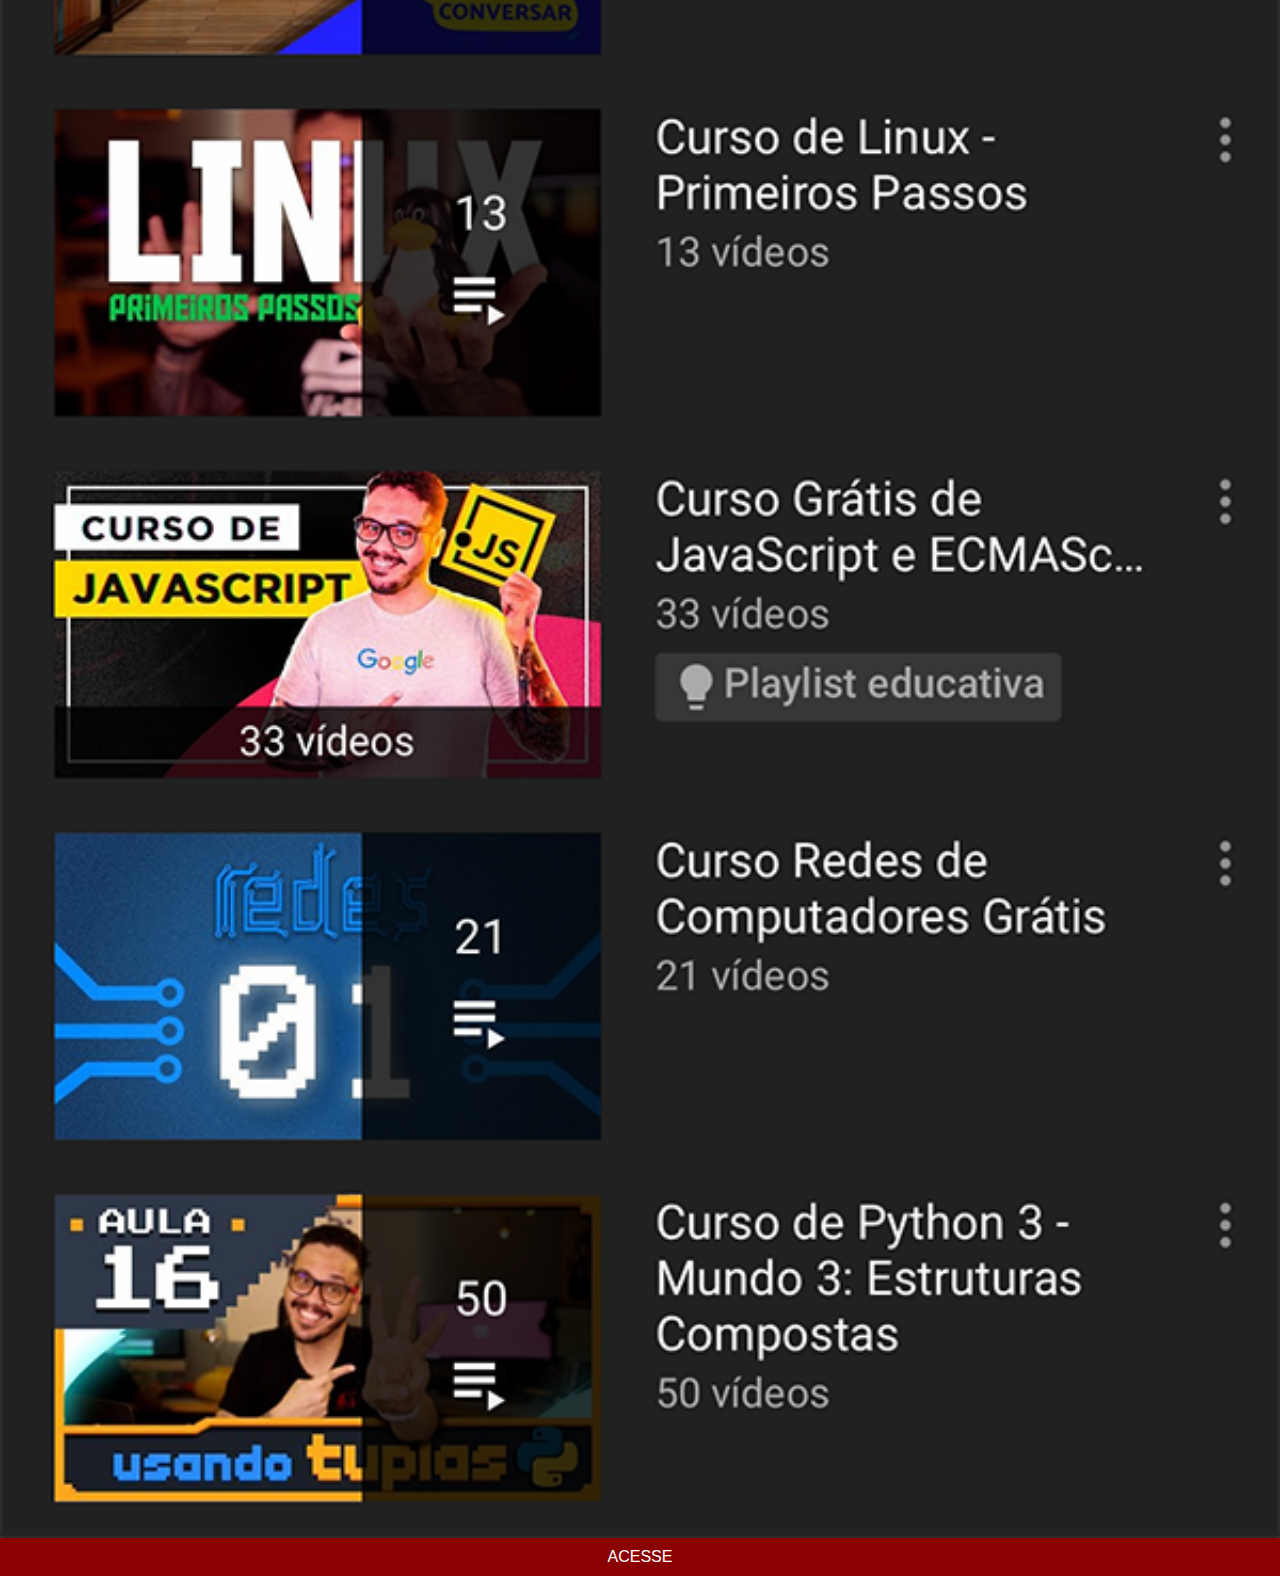
<file: youtube.html>
<!DOCTYPE html>
<html lang="pt-br">
<head>
    <meta charset="UTF-8">
    <meta http-equiv="X-UA-Compatible" content="IE=edge">
    <meta name="viewport" content="width=device-width, initial-scale=1.0">
    <title>Youtube</title>
    <link rel="stylesheet" href="estilos/social.css">
</head>
<body>
    <img src="imagens/tela-youtube.png" alt="Youtube">
    <a href="https://www.youtube.com/c/CursoemV%C3%ADdeo/playlists" target="_blank" rel="external">ACESSE</a>


</body>
</html>
</file>
<file: estilos/style.css>
@charset "UTF-8";

* {
    padding: 0px;
    margin: 0px;
    font-family: Arial, Helvetica, sans-serif;
}

html, body {
    height: 100vh;
    width: 100vw;
    background-color: black;
}


body {

    background-image: url(../imagens/fundo-madeira.jpg);
    background-repeat: no-repeat;
    background-position: top center;
    background-size: cover;
}

main {
    height: 100vh;
    position: relative;

}

section#telefone {
     height: 627px;
     width: 310px;



     position: absolute;
     left: 50%;
     top: 50%;
     transform: translate(-50%,-50%);

     background-image: url(../imagens/frame-iphone.png);
     background-repeat: no-repeat;

}

iframe#tela {

    position: relative;
    top: 80px;
    left: 22px;
    width: 268px;
    height: 471px ;


}



section#redes-sociais img {

    
    
    width: 50px;
    height: 50px;

    margin-bottom: 10px;

    border-radius: 30px;

    box-shadow: 1px 1px 5px black;
    box-sizing: border-box;
    
    
}

section#redes-sociais {
    text-align: right;
    
}

section#redes-sociais img:hover {
    border: 2px solid rgba(255, 255, 255, 0.603);
    transition: transform .5s;
    transform: translate(-3px, -3px);
    box-shadow: 5px 5px 10px black
}
</file>
<file: estilos/social.css>
@charset "UTF-8";

* {
    margin: 0px;
    padding: 0px;
    font-family: Arial, Helvetica, sans-serif;
}


img {
    width: 100%;



}

a {
    display: block;
    background-color: darkred;
    text-align: center;
    padding: 10px;
    margin-top: -4px;
    text-decoration: none;
    color: white;

}

a:hover{
    background-color: red;
}
</file>
